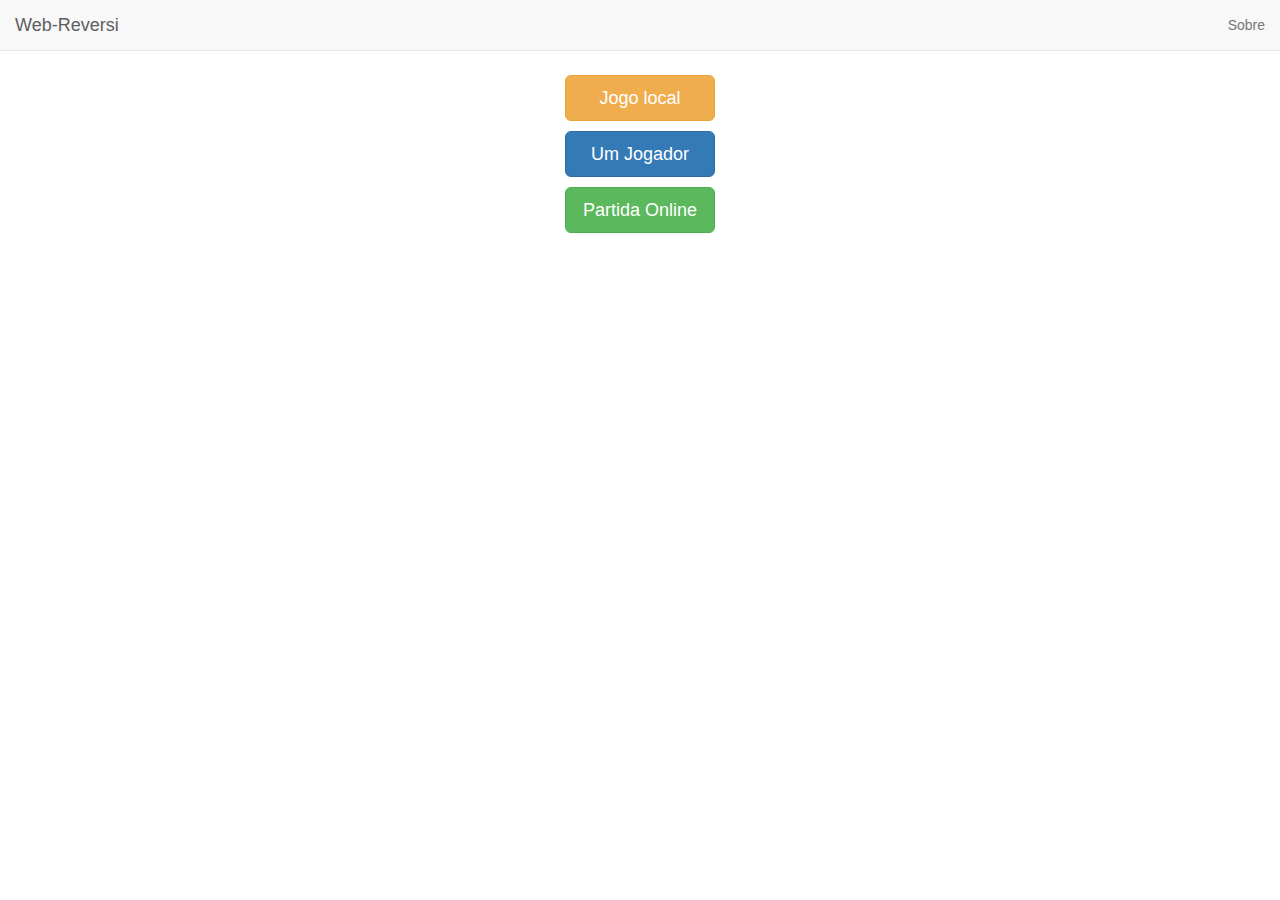
<file: index.html>
<HTML>

<head>
    <title>Web Reversi</title>
    <link rel="manifest" href="manifest.json">

    <link rel="shortcut icon" href="images/favicon.ico" />

    <link rel="stylesheet" type="text/css" href="bower_components/sweetalert/dist/sweetalert.css">
    <link rel="stylesheet" href="bower_components/bootstrap/dist/css/bootstrap.min.css" />
    <link rel="stylesheet" type="text/css" href="css/home.css">

    <script src="bower_components/jquery/dist/jquery.min.js"></script>
    <script src="bower_components/bootstrap/dist/js/bootstrap.min.js"></script>
    <script src="bower_components/sweetalert/dist/sweetalert.min.js"></script>

    <meta name="viewport" content="width=device-width, initial-scale=1.0, user-scalable=0">
    <meta charset="utf-8">
</head>

<body style="padding-top: 70px;">

<!-- Nav -->
<nav class="navbar navbar-default navbar-fixed-top">
    <div class="container-fluid">
        <div class="navbar-header">
            <button type="button" class="navbar-toggle collapsed" data-toggle="collapse" data-target="#bs-example-navbar-collapse-1" aria-expanded="false">
                <span class="sr-only">Toggle navigation</span>
                <span class="icon-bar"></span>
                <span class="icon-bar"></span>
                <span class="icon-bar"></span>
            </button>
            <a class="navbar-brand" href="/">
                Web-Reversi
            </a>
        </div>
        <div class="collapse navbar-collapse" id="bs-example-navbar-collapse-1">
            <ul class="nav navbar-nav navbar-right">
                <li><a href="#">Sobre</a></li>
            </ul>
        </div>
    </div>
</nav>

<div class="container-fluid game-menu">
    <div class="row">
        <div class="col-xs-12 col-md-12 cel">
            <button id="bt-local-player" class="btn btn-warning btn-lg">Jogo local</button>
        </div>
        <div class="col-xs-12 col-md-12 cel">
            <button id="bt-single-player" class="btn btn-primary btn-lg">Um Jogador</button>
        </div>
        <div class="col-xs-12 col-md-12 cel">
            <button id="bt-multi-player" class="btn btn-success btn-lg">Partida Online</button>
        </div>
    </div>
</div>

</body>

<script src="js/home.js"></script>

</HTML>
</file>
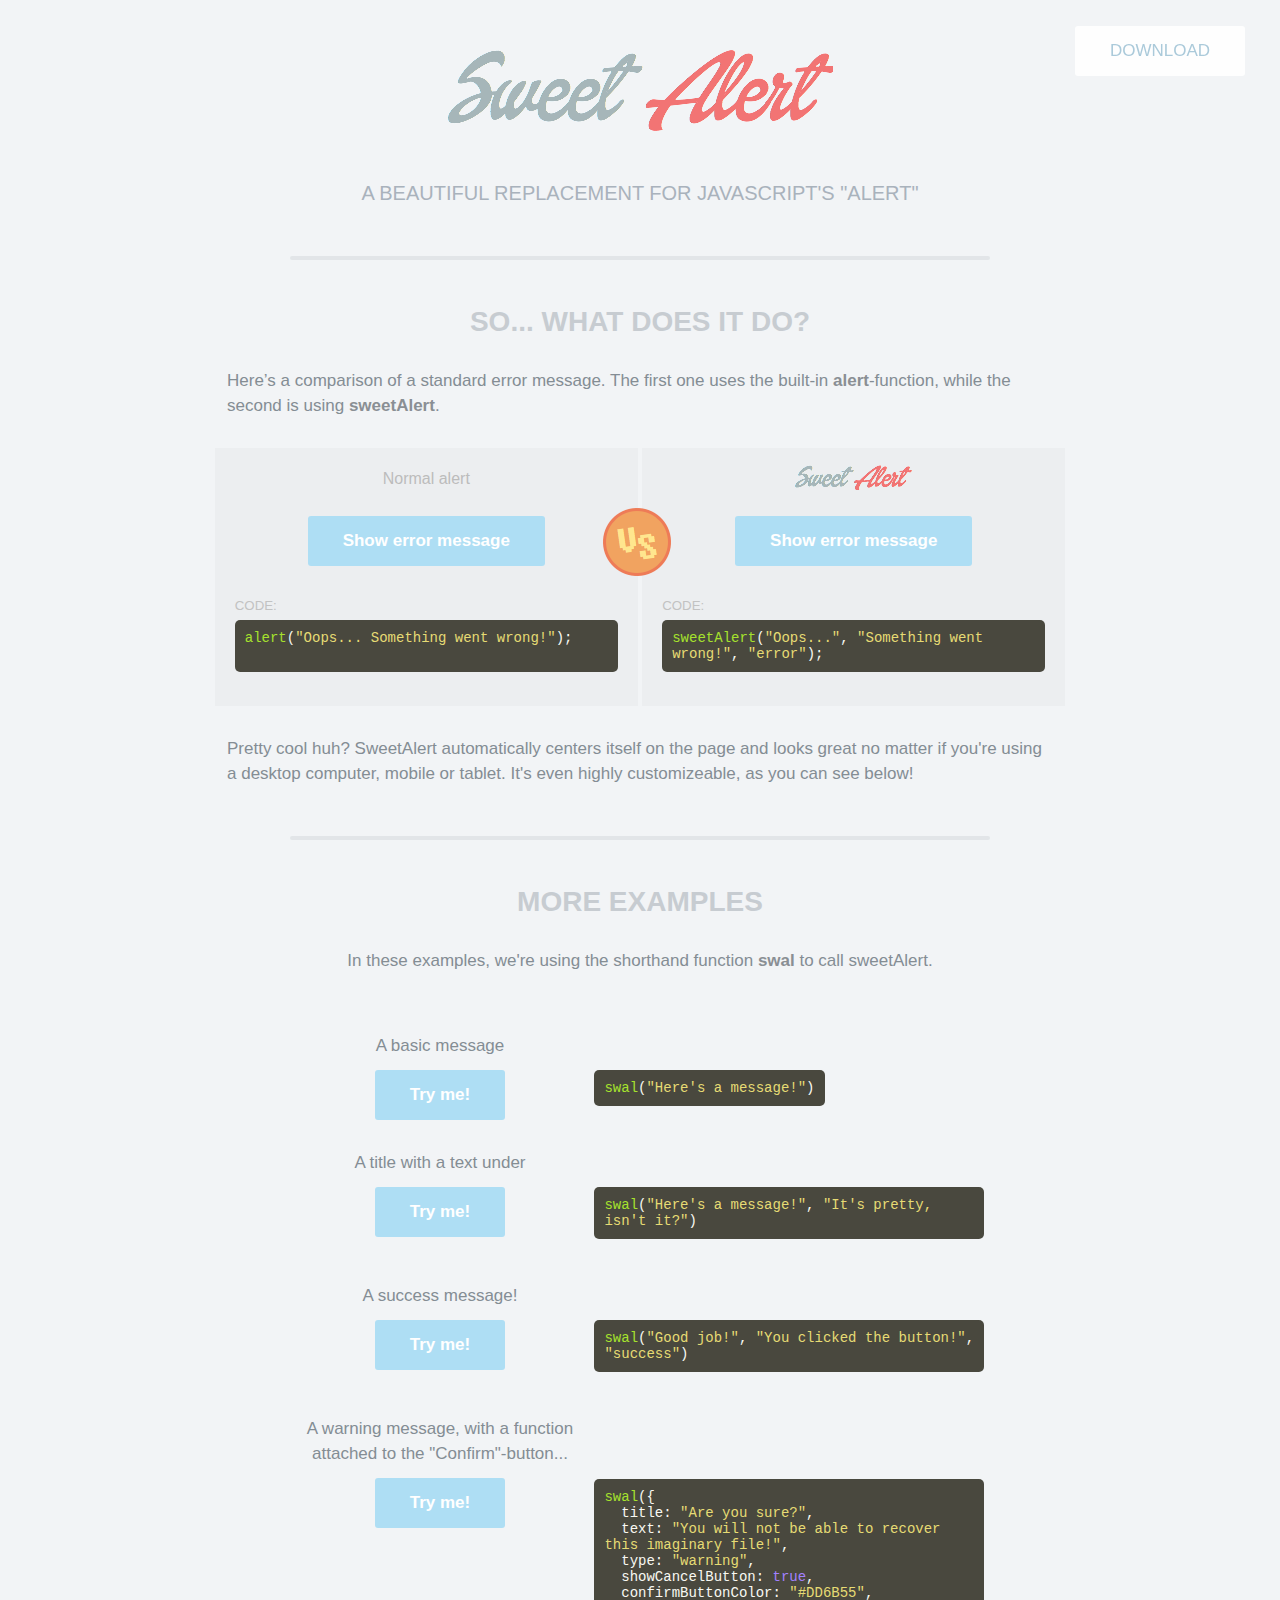
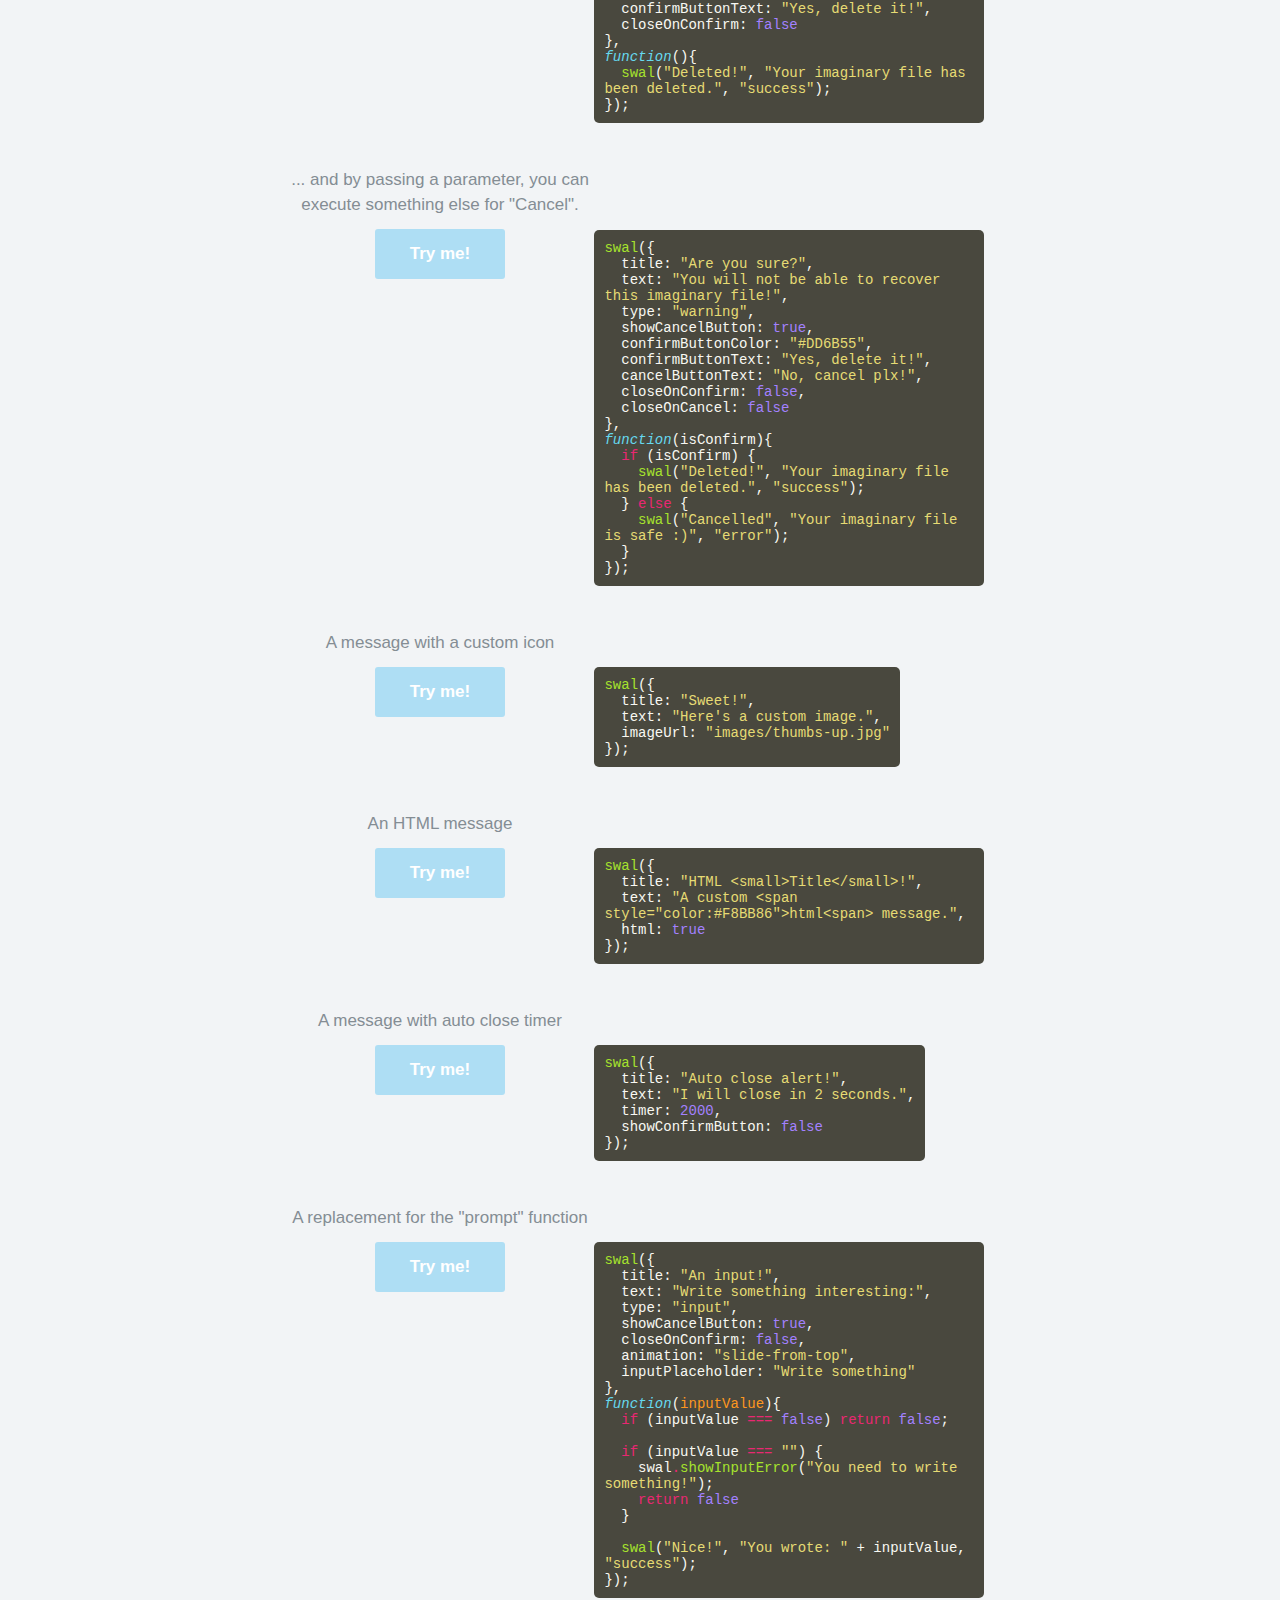
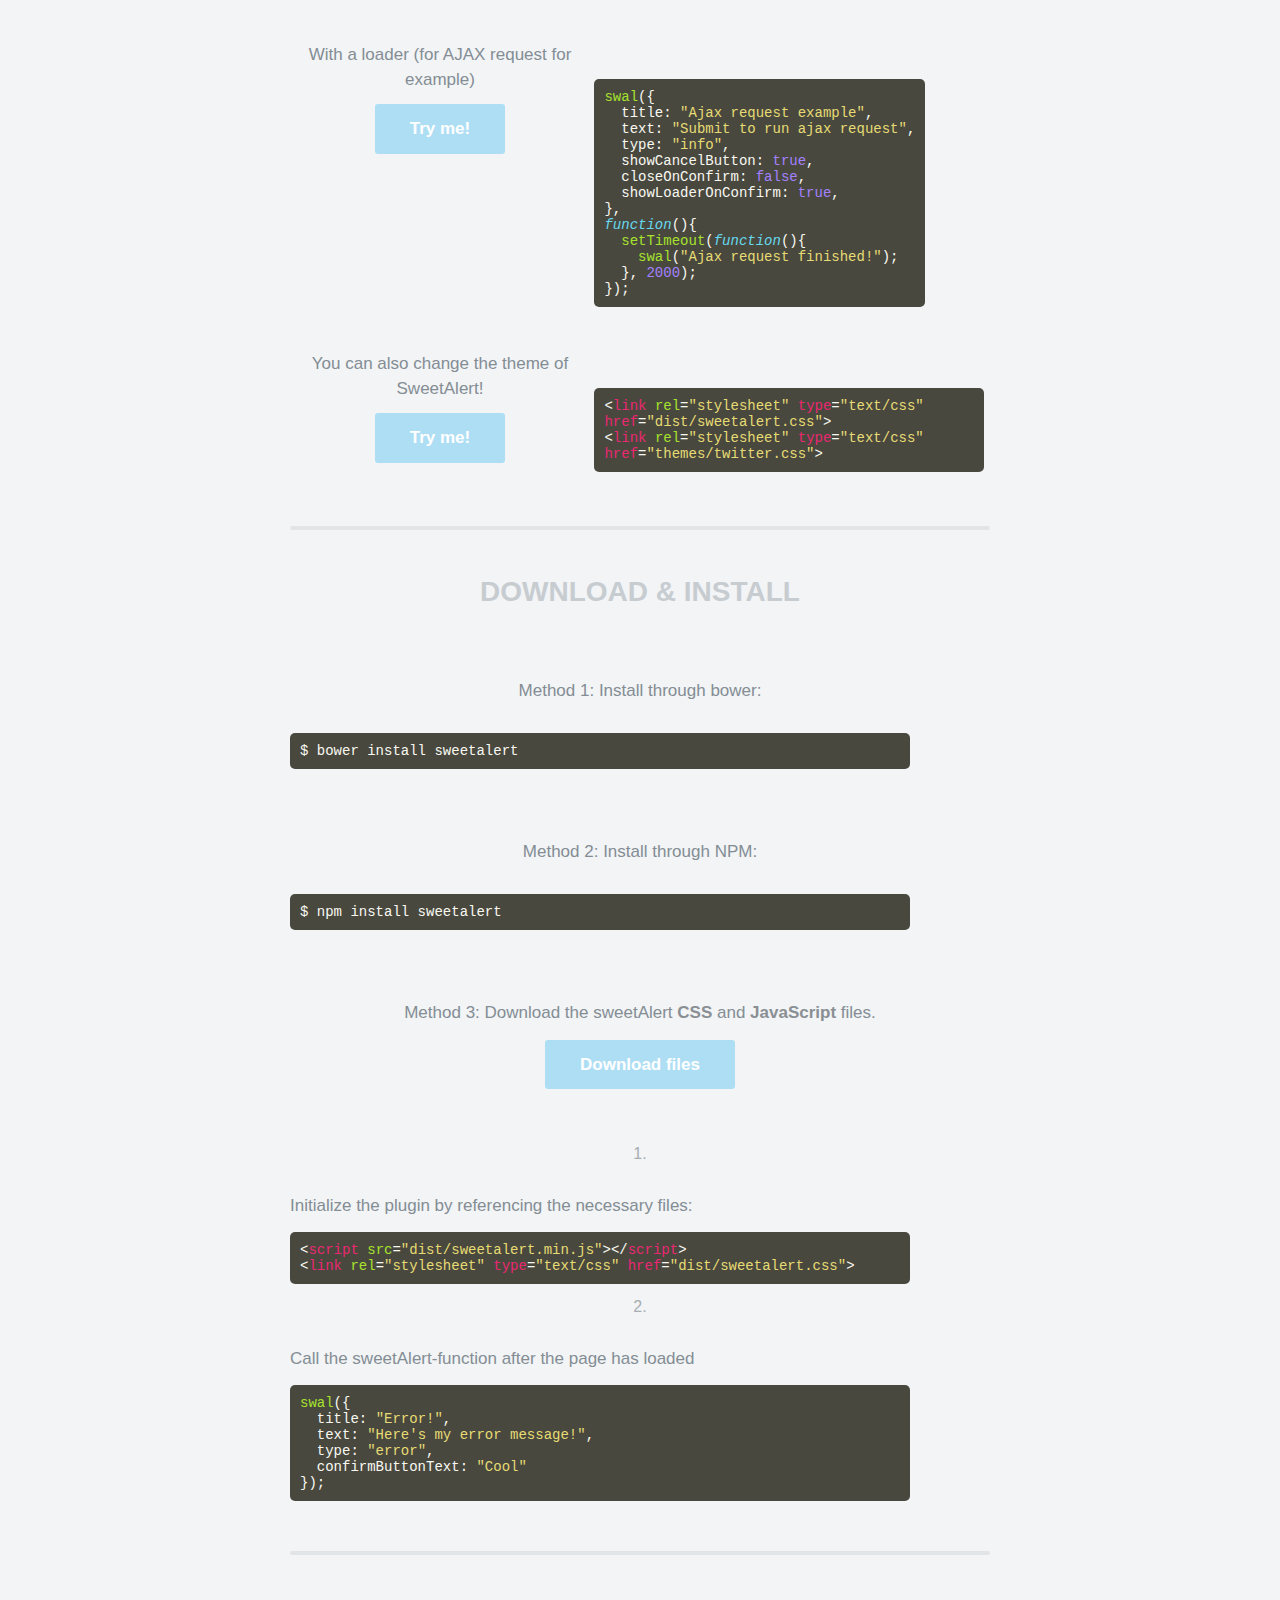
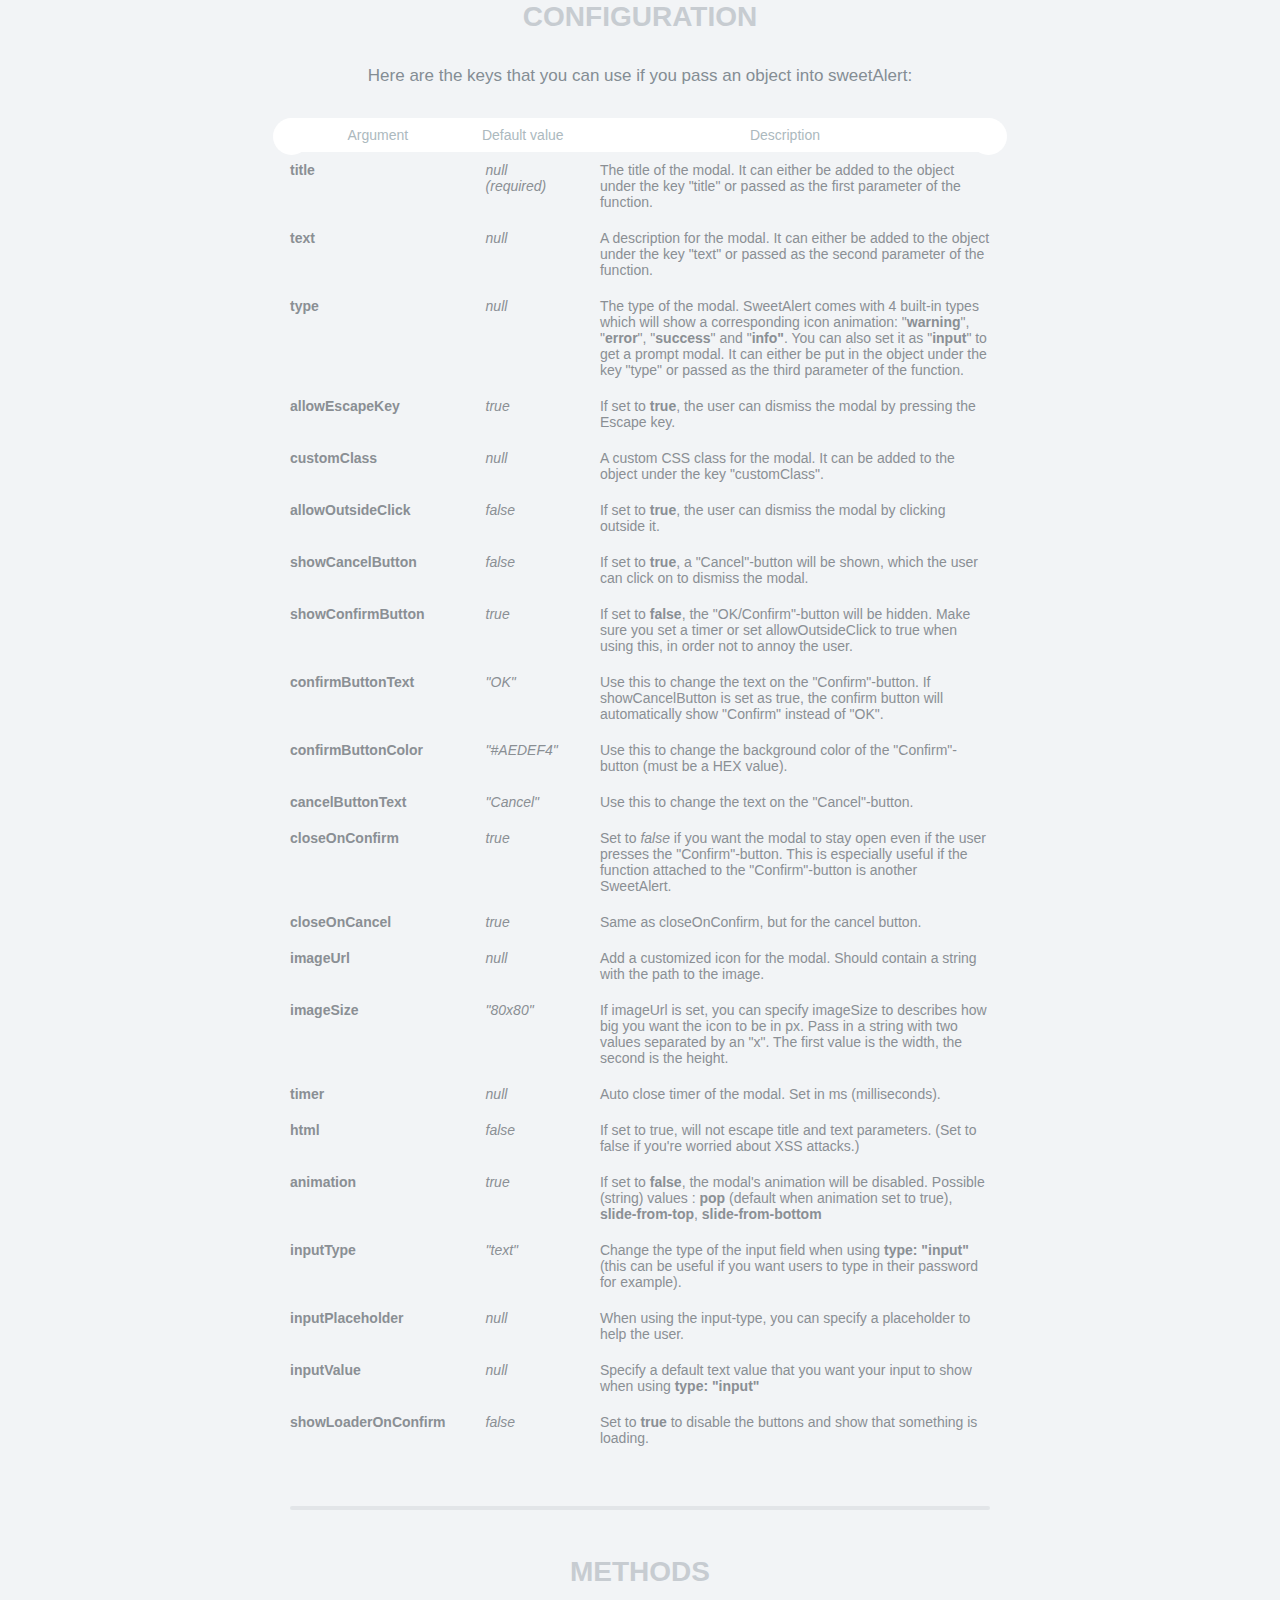
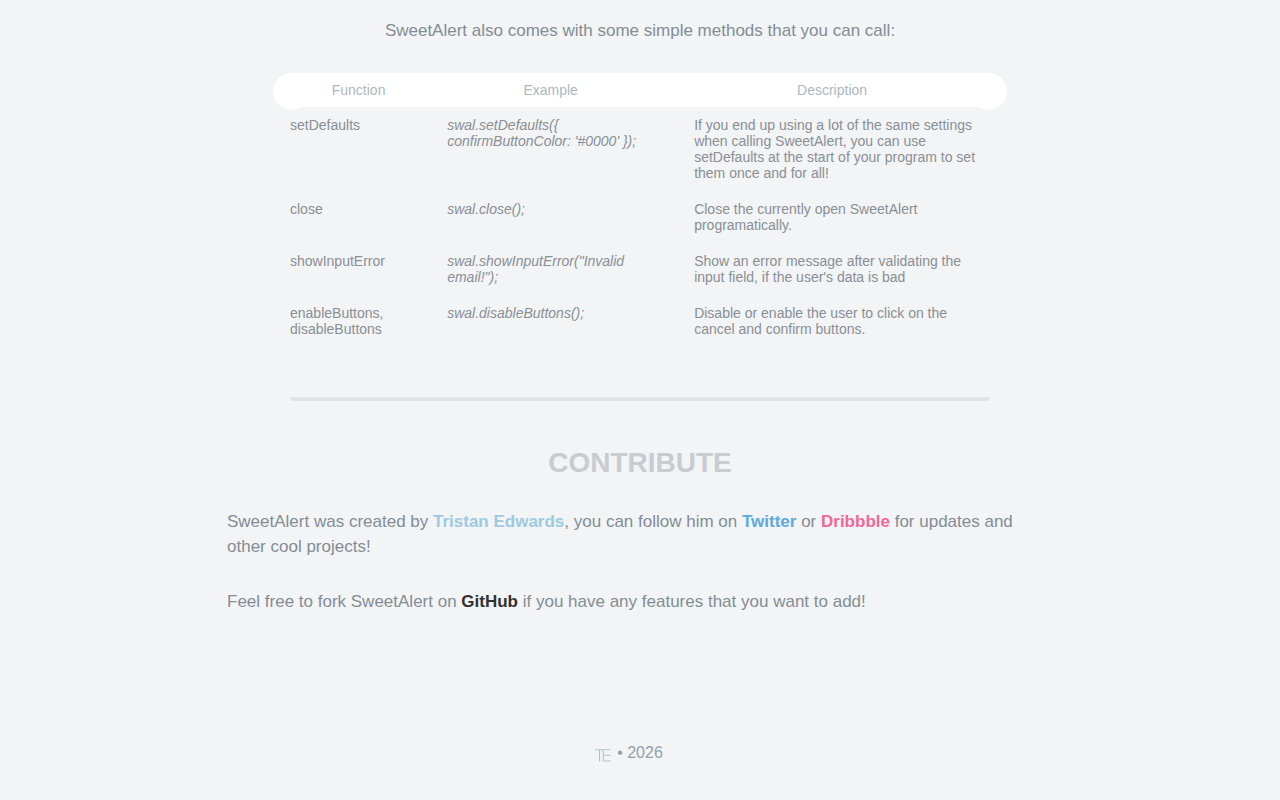
<file: bower_components/sweetalert/index.html>
<!doctype html>

<html>

<head>
  <meta charset="utf-8">
  <meta name="viewport" content="width=device-width, initial-scale=1, maximum-scale=1, user-scalable=0" />
  <title>SweetAlert</title>

  <link rel="stylesheet" href="example/example.css">
  <script src="https://code.jquery.com/jquery-2.1.3.min.js"></script>

  <!-- This is what you need -->
  <script src="dist/sweetalert-dev.js"></script>
  <link rel="stylesheet" href="dist/sweetalert.css">
  <!--.......................-->

</head>

<body>

<h1>Sweet Alert</h1>
<h2>A beautiful replacement for JavaScript's "Alert"</h2>
<button class="download">Download</button>

<!-- What does it do? -->
<h3>So... What does it do?</h3>
<p>Here’s a comparison of a standard error message. The first one uses the built-in <strong>alert</strong>-function, while the second is using <strong>sweetAlert</strong>.</p>

<div class="showcase normal">
	<h4>Normal alert</h4>
	<button>Show error message</button>

	<h5>Code:</h5>
	<pre><span class="attr">alert</span>(<span class="str">"Oops... Something went wrong!"</span>);

	</pre>

	<div class="vs-icon"></div>
</div>

<div class="showcase sweet">
	<h4>Sweet Alert</h4>
	<button>Show error message</button>

	<h5>Code:</h5>
	<pre><span class="attr">sweetAlert</span>(<span class="str">"Oops..."</span>, <span class="str">"Something went wrong!"</span>, <span class="str">"error"</span>);</pre>
</div>

<p>Pretty cool huh? SweetAlert automatically centers itself on the page and looks great no matter if you're using a desktop computer, mobile or tablet. It's even highly customizeable, as you can see below!</p>


<!-- Examples -->
<h3>More examples</h3>

<p class="center">In these examples, we're using the shorthand function <strong>swal</strong> to call sweetAlert.</p>

<ul class="examples">

	<li class="message">
		<div class="ui">
			<p>A basic message</p>
			<button>Try me!</button>
		</div>
		<pre><span class="attr">swal</span>(<span class="str">"Here's a message!"</span>)</pre>
	</li>

	<li class="title-text">
		<div class="ui">
			<p>A title with a text under</p>
			<button>Try me!</button>
		</div>
		<pre><span class="attr">swal</span>(<span class="str">"Here's a message!"</span>, <span class="str">"It's pretty, isn't it?"</span>)</pre>
	</li>

	<li class="success">
		<div class="ui">
			<p>A success message!</p>
			<button>Try me!</button>
		</div>
		<pre><span class="attr">swal</span>(<span class="str">"Good job!"</span>, <span class="str">"You clicked the button!"</span>, <span class="str">"success"</span>)</pre>
	</li>

	<li class="warning confirm">
		<div class="ui">
			<p>A warning message, with a function attached to the "Confirm"-button...</p>
			<button>Try me!</button>
		</div>
		<pre><span class="attr">swal</span>({
&nbsp;&nbsp;title: <span class="str">"Are you sure?"</span>,
&nbsp;&nbsp;text: <span class="str">"You will not be able to recover this imaginary file!"</span>,
&nbsp;&nbsp;type: <span class="str">"warning"</span>,
&nbsp;&nbsp;showCancelButton: <span class="val">true</span>,
&nbsp;&nbsp;confirmButtonColor: <span class="str">"#DD6B55"</span>,
&nbsp;&nbsp;confirmButtonText: <span class="str">"Yes, delete it!"</span>,
&nbsp;&nbsp;closeOnConfirm: <span class="val">false</span>
},
<span class="func"><i>function</i></span>(){
&nbsp;&nbsp;<span class="attr">swal</span>(<span class="str">"Deleted!"</span>, <span class="str">"Your imaginary file has been deleted."</span>, <span class="str">"success"</span>);
});</pre>
	</li>

	<li class="warning cancel">
		<div class="ui">
			<p>... and by passing a parameter, you can execute something else for "Cancel".</p>
			<button>Try me!</button>
		</div>
		<pre><span class="attr">swal</span>({
&nbsp;&nbsp;title: <span class="str">"Are you sure?"</span>,
&nbsp;&nbsp;text: <span class="str">"You will not be able to recover this imaginary file!"</span>,
&nbsp;&nbsp;type: <span class="str">"warning"</span>,
&nbsp;&nbsp;showCancelButton: <span class="val">true</span>,
&nbsp;&nbsp;confirmButtonColor: <span class="str">"#DD6B55"</span>,
&nbsp;&nbsp;confirmButtonText: <span class="str">"Yes, delete it!"</span>,
&nbsp;&nbsp;cancelButtonText: <span class="str">"No, cancel plx!"</span>,
&nbsp;&nbsp;closeOnConfirm: <span class="val">false</span>,
&nbsp;&nbsp;closeOnCancel: <span class="val">false</span>
},
<span class="func"><i>function</i></span>(isConfirm){
&nbsp;&nbsp;<span class="tag">if</span> (isConfirm) {
&nbsp;&nbsp;&nbsp;&nbsp;<span class="attr">swal</span>(<span class="str">"Deleted!"</span>, <span class="str">"Your imaginary file has been deleted."</span>, <span class="str">"success"</span>);
&nbsp;&nbsp;} <span class="tag">else</span> {
	&nbsp;&nbsp;&nbsp;&nbsp;<span class="attr">swal</span>(<span class="str">"Cancelled"</span>, <span class="str">"Your imaginary file is safe :)"</span>, <span class="str">"error"</span>);
&nbsp;&nbsp;}
});</pre>
	</li>

	<li class="custom-icon">
		<div class="ui">
			<p>A message with a custom icon</p>
			<button>Try me!</button>
		</div>
		<pre><span class="attr">swal</span>({
&nbsp;&nbsp;title: <span class="str">"Sweet!"</span>,
&nbsp;&nbsp;text: <span class="str">"Here's a custom image."</span>,
&nbsp;&nbsp;imageUrl: <span class="str">"images/thumbs-up.jpg"</span>
});</pre>
	</li>

	<li class="message-html">
		<div class="ui">
			<p>An HTML message</p>
			<button>Try me!</button>
		</div>
		<pre><span class="attr">swal</span>({
&nbsp;&nbsp;title: <span class="str">"HTML &lt;small&gt;Title&lt;/small&gt;!"</span>,
&nbsp;&nbsp;text: <span class="str">"A custom &lt;span style="color:#F8BB86"&gt;html&lt;span&gt; message."</span>,
&nbsp;&nbsp;html: <span class="val">true</span>
});</pre>
	</li>

	<li class="timer">
		<div class="ui">
			<p>A message with auto close timer</p>
			<button>Try me!</button>
		</div>
		<pre><span class="attr">swal</span>({
&nbsp;&nbsp;title: <span class="str">"Auto close alert!"</span>,
&nbsp;&nbsp;text: <span class="str">"I will close in 2 seconds."</span>,
&nbsp;&nbsp;timer: <span class="val">2000</span>,
&nbsp;&nbsp;showConfirmButton: <span class="val">false</span>
});</pre>
	</li>


	<li class="input">
		<div class="ui">
			<p>A replacement for the "prompt" function</p>
			<button>Try me!</button>
		</div>
		<pre><span class="attr">swal</span>({
&nbsp;&nbsp;title: <span class="str">"An input!"</span>,
&nbsp;&nbsp;text: <span class="str">"Write something interesting:"</span>,
&nbsp;&nbsp;type: <span class="str">"input"</span>,
&nbsp;&nbsp;showCancelButton: <span class="val">true</span>,
&nbsp;&nbsp;closeOnConfirm: <span class="val">false</span>,
&nbsp;&nbsp;animation: <span class="str">"slide-from-top"</span>,
&nbsp;&nbsp;inputPlaceholder: <span class="str">"Write something"</span>
},
<span class="func"><i>function</i></span>(<span class="arg">inputValue</span>){
&nbsp;&nbsp;<span class="tag">if</span> (inputValue <span class="tag">===</span> <span class="val">false</span>) <span class="tag">return</span> <span class="val">false</span>;
&nbsp;&nbsp;
&nbsp;&nbsp;<span class="tag">if</span> (inputValue <span class="tag">===</span> <span class="str">""</span>) {
&nbsp;&nbsp;&nbsp;&nbsp;swal<span class="tag">.</span><span class="attr">showInputError</span>(<span class="str">"You need to write something!"</span>);
&nbsp;&nbsp;&nbsp;&nbsp;<span class="tag">return</span> <span class="val">false</span>
&nbsp;&nbsp;}
&nbsp;&nbsp;
&nbsp;&nbsp;<span class="attr">swal</span>(<span class="str">"Nice!"</span>, <span class="str">"You wrote: "</span> + inputValue, <span class="str">"success"</span>);
});</pre>
	</li>

  <li class="ajax">
    <div class="ui">
			<p>With a loader (for AJAX request for example)</p>
			<button>Try me!</button>
		</div>
		<pre><span class="attr">swal</span>({
&nbsp;&nbsp;title: <span class="str">"Ajax request example"</span>,
&nbsp;&nbsp;text: <span class="str">"Submit to run ajax request"</span>,
&nbsp;&nbsp;type: <span class="str">"info"</span>,
&nbsp;&nbsp;showCancelButton: <span class="val">true</span>,
&nbsp;&nbsp;closeOnConfirm: <span class="val">false</span>,
&nbsp;&nbsp;showLoaderOnConfirm: <span class="val">true</span>,
},
<span class="func"><i>function</i></span>(){
&nbsp;&nbsp;<span class="attr">setTimeout</span>(<span class="func"><i>function</i></span>(){
&nbsp;&nbsp;&nbsp;&nbsp;<span class="attr">swal</span>(<span class="str">"Ajax request finished!"</span>);
&nbsp;&nbsp;}, <span class="val">2000</span>);
});</pre>
	</li>

	<li class="theme">
		<div class="ui">
			<p>You can also change the theme of SweetAlert!</p>
			<button>Try me!</button>
		</div>
		<pre>&lt;<span class="tag">link</span> <span class="attr">rel</span>=<span class="str">"stylesheet"</span> <span class="tag">type</span>=<span class="str">"text/css"</span> <span class="tag">href</span>=<span class="str">"dist/sweetalert.css"</span>&gt;
			&lt;<span class="tag">link</span> <span class="attr">rel</span>=<span class="str">"stylesheet"</span> <span class="tag">type</span>=<span class="str">"text/css"</span> <span class="tag">href</span>=<span class="str">"themes/twitter.css"</span>&gt;</pre>
	</li>

</ul>


<!-- Download & Install -->
<h3 id="download-section">Download & install</h3>

<div class="center-container">
	<p class="center"><b>Method 1:</b> Install through bower:</p>
	<pre class="center">$ bower install sweetalert</pre>
</div>

<div class="center-container">
	<p class="center"><b>Method 2:</b> Install through NPM:</p>
	<pre class="center">$ npm install sweetalert</pre>
</div>

<p class="center"><b>Method 3:</b> Download the sweetAlert <strong>CSS</strong> and <strong>JavaScript</strong> files.</p>

<a class="button" href="https://github.com/t4t5/sweetalert/archive/master.zip" download>Download files</a>

<ol>
	<li>
		<p>Initialize the plugin by referencing the necessary files:</p>
		<pre>&lt;<span class="tag">script</span> <span class="attr">src</span>=<span class="str">"dist/sweetalert.min.js"</span>&gt;&lt;/<span class="tag">script</span>&gt;
&lt;<span class="tag">link</span> <span class="attr">rel</span>=<span class="str">"stylesheet"</span> <span class="tag">type</span>=<span class="str">"text/css"</span> <span class="tag">href</span>=<span class="str">"dist/sweetalert.css"</span>&gt;</pre>
	</li>

	<li>
		<p>Call the sweetAlert-function after the page has loaded</p>
		<pre><span class="attr">swal</span>({
&nbsp;&nbsp;title: <span class="str">"Error!"</span>,
&nbsp;&nbsp;text: <span class="str">"Here's my error message!"</span>,
&nbsp;&nbsp;type: <span class="str">"error"</span>,
&nbsp;&nbsp;confirmButtonText: <span class="str">"Cool"</span>
});
</pre>
	</li>
</ol>



<!-- Configuration -->
<h3>Configuration</h3>

<p class="center">Here are the keys that you can use if you pass an object into sweetAlert:</p>

<table>
	<tr class="titles">
		<th>
			<div class="border-left"></div>
			Argument
		</th>
		<th>Default value</th>
		<th>
			<div class="border-right"></div>
			Description
		</th>
	</tr>
	<tr>
		<td><b>title</b></td>
		<td><i>null (required)</i></td>
		<td>The title of the modal. It can either be added to the object under the key "title" or passed as the first parameter of the function.</td>
	</tr>
	<tr>
		<td><b>text</b></td>
		<td><i>null</i></td>
		<td>A description for the modal. It can either be added to the object under the key "text" or passed as the second parameter of the function.</td>
	</tr>
	<tr>
		<td><b>type</b></td>
		<td><i>null</i></td>
		<td>The type of the modal. SweetAlert comes with 4 built-in types which will show a corresponding icon animation: "<strong>warning</strong>", "<strong>error</strong>", "<strong>success</strong>" and "<strong>info"</strong>. You can also set it as "<strong>input</strong>" to get a prompt modal. It can either be put in the object under the key "type" or passed as the third parameter of the function.</td>
	</tr>
    <tr>
      <td><b>allowEscapeKey</b></td>
      <td><i>true</i></td>
      <td>If set to <strong>true</strong>, the user can dismiss the modal by pressing the Escape key.</td>
    </tr>
	<tr>
		<td><b>customClass</b></td>
		<td><i>null</i></td>
		<td>A custom CSS class for the modal. It can be added to the object under the key "customClass".</td>
	</tr>
	<tr>
		<td><b>allowOutsideClick</b></td>
		<td><i>false</i></td>
		<td>If set to <strong>true</strong>, the user can dismiss the modal by clicking outside it.</td>
	</tr>
	<tr>
		<td><b>showCancelButton</b></td>
		<td><i>false</i></td>
		<td>If set to <strong>true</strong>, a "Cancel"-button will be shown, which the user can click on to dismiss the modal.</td>
	</tr>
	<tr>
		<td><b>showConfirmButton</b></td>
		<td><i>true</i></td>
		<td>If set to <strong>false</strong>, the "OK/Confirm"-button will be hidden. Make sure you set a timer or set allowOutsideClick to true when using this, in order not to annoy the user.</td>
	</tr>
	<tr>
		<td><b>confirmButtonText</b></td>
		<td><i>"OK"</i></td>
		<td>Use this to change the text on the "Confirm"-button. If showCancelButton is set as true, the confirm button will automatically show "Confirm" instead of "OK".</td>
	</tr>
	<tr>
		<td><b>confirmButtonColor</b></td>
		<td><i>"#AEDEF4"</i></td>
		<td>Use this to change the background color of the "Confirm"-button (must be a HEX value).</td>
	</tr>
	<tr>
		<td><b>cancelButtonText</b></td>
		<td><i>"Cancel"</i></td>
		<td>Use this to change the text on the "Cancel"-button.</td>
	</tr>
	<tr>
		<td><b>closeOnConfirm</b></td>
		<td><i>true</i></td>
		<td>Set to <i>false</i> if you want the modal to stay open even if the user presses the "Confirm"-button. This is especially useful if the function attached to the "Confirm"-button is another SweetAlert.</td>
	</tr>
	<tr>
		<td><b>closeOnCancel</b></td>
		<td><i>true</i></td>
		<td>Same as closeOnConfirm, but for the cancel button.</td>
	</tr>
	<tr>
		<td><b>imageUrl</b></td>
		<td><i>null</i></td>
		<td>Add a customized icon for the modal. Should contain a string with the path to the image.</td>
	</tr>
	<tr>
		<td><b>imageSize</b></td>
		<td><i>"80x80"</i></td>
		<td>If imageUrl is set, you can specify imageSize to describes how big you want the icon to be in px. Pass in a string with two values separated by an "x". The first value is the width, the second is the height.</td>
	</tr>
	<tr>
		<td><b>timer</b></td>
		<td><i>null</i></td>
		<td>Auto close timer of the modal. Set in ms (milliseconds).</td>
	</tr>
	<tr>
		<td><b>html</b></td>
		<td><i>false</i></td>
		<td>If set to true, will not escape title and text parameters. (Set to false if you're worried about XSS attacks.)</td>
	</tr>
	<tr>
		<td><b>animation</b></td>
		<td><i>true</i></td>
		<td>If set to <strong>false</strong>, the modal's animation will be disabled. Possible (string) values : <strong>pop</strong> (default when animation set to true), <strong>slide-from-top</strong>, <strong>slide-from-bottom</strong></td>
	</tr>
	<tr>
		<td><b>inputType</b></td>
		<td><i>"text"</i></td>
		<td>Change the type of the input field when using <strong>type: "input"</strong> (this can be useful if you want users to type in their password for example).</td>
	</tr>
	<tr>
		<td><b>inputPlaceholder</b></td>
		<td><i>null</i></td>
		<td>When using the input-type, you can specify a placeholder to help the user.</td>
	</tr>
	<tr>
		<td><b>inputValue</b></td>
		<td><i>null</i></td>
		<td>Specify a default text value that you want your input to show when using <strong>type: "input"</strong></td>
	</tr>
	<tr>
		<td><b>showLoaderOnConfirm</b></td>
		<td><i>false</i></td>
    <td>Set to <strong>true</strong> to disable the buttons and show that something is loading.</td>
	</tr>
</table>


<!-- Methods -->
<h3>Methods</h3>

<p class="center">SweetAlert also comes with some simple methods that you can call:</p>

<table>
	<tr class="titles">
		<th>
			<div class="border-left"></div>
			Function
		</th>
		<th>Example</th>
		<th>
			<div class="border-right"></div>
			Description
		</th>
	</tr>
	<tr>
		<td>setDefaults</td>
		<td><i>swal.setDefaults({ confirmButtonColor: '#0000' });</i></td>
		<td>If you end up using a lot of the same settings when calling SweetAlert, you can use setDefaults at the start of your program to set them once and for all!</td>
	</tr>
	<tr>
		<td>close</td>
		<td><i>swal.close();</i></td>
		<td>Close the currently open SweetAlert programatically.</td>
	</tr>
	<tr>
		<td>showInputError</td>
		<td><i>swal.showInputError("Invalid email!");</i></td>
		<td>Show an error message after validating the input field, if the user's data is bad</td>
	</tr>
	<tr>
		<td>enableButtons, disableButtons</td>
		<td><i>swal.disableButtons();</i></td>
		<td>Disable or enable the user to click on the cancel and confirm buttons.</td>
	</tr>
</table>



<!-- Contribute -->
<h3>Contribute</h3>
<p>SweetAlert was created by <a href="http://tristanedwards.me" target="_blank">Tristan Edwards</a>, you can follow him on <a href="https://twitter.com/t4t5" target="_blank" class="twitter">Twitter</a> or <a href="https://dribbble.com/tristanedwards" target="_blank" class="dribbble">Dribbble</a> for updates and other cool projects!</p>
<p>Feel free to fork SweetAlert on <a href="https://github.com/t4t5/sweetalert" class="github">GitHub</a> if you have any features that you want to add!</p>


<footer>
	<span class="te-logo">TE</span> • <script>document.write(new Date().getFullYear())</script>
</footer>


<script>

document.querySelector('button.download').onclick = function(){
	$("html, body").animate({ scrollTop: $("#download-section").offset().top }, 1000);
};

document.querySelector('.showcase.normal button').onclick = function(){
	alert("Oops... Something went wrong!");
};

document.querySelector('.showcase.sweet button').onclick = function(){
	swal("Oops...", "Something went wrong!", "error");
};

document.querySelector('ul.examples li.message button').onclick = function(){
	swal("Here's a message!");
};

document.querySelector('ul.examples li.timer button').onclick = function(){
	swal({
		title: "Auto close alert!",
		text: "I will close in 2 seconds.",
		timer: 2000,
		showConfirmButton: false
	});
};

document.querySelector('ul.examples li.title-text button').onclick = function(){
	swal("Here's a message!", "It's pretty, isn't it?");
};

document.querySelector('ul.examples li.success button').onclick = function(){
	swal("Good job!", "You clicked the button!", "success");
};

document.querySelector('ul.examples li.warning.confirm button').onclick = function(){
	swal({
		title: "Are you sure?",
		text: "You will not be able to recover this imaginary file!",
		type: "warning",
		showCancelButton: true,
		confirmButtonColor: '#DD6B55',
		confirmButtonText: 'Yes, delete it!',
		closeOnConfirm: false
	},
	function(){
		swal("Deleted!", "Your imaginary file has been deleted!", "success");
	});
};

document.querySelector('ul.examples li.warning.cancel button').onclick = function(){
	swal({
		title: "Are you sure?",
		text: "You will not be able to recover this imaginary file!",
		type: "warning",
		showCancelButton: true,
		confirmButtonColor: '#DD6B55',
		confirmButtonText: 'Yes, delete it!',
		cancelButtonText: "No, cancel plx!",
		closeOnConfirm: false,
		closeOnCancel: false
	},
	function(isConfirm){
    if (isConfirm){
      swal("Deleted!", "Your imaginary file has been deleted!", "success");
    } else {
      swal("Cancelled", "Your imaginary file is safe :)", "error");
    }
	});
};

document.querySelector('ul.examples li.custom-icon button').onclick = function(){
	swal({
		title: "Sweet!",
		text: "Here's a custom image.",
		imageUrl: 'example/images/thumbs-up.jpg'
	});
};

document.querySelector('ul.examples li.message-html button').onclick = function(){
	swal({
		title: "HTML <small>Title</small>!",
		text: 'A custom <span style="color:#F8BB86">html<span> message.',
		html: true
	});
};

document.querySelector('ul.examples li.input button').onclick = function(){
	swal({
		title: "An input!",
		text: 'Write something interesting:',
		type: 'input',
		showCancelButton: true,
		closeOnConfirm: false,
		animation: "slide-from-top",
		inputPlaceholder: "Write something",
	},
	function(inputValue){
		if (inputValue === false) return false;

		if (inputValue === "") {
			swal.showInputError("You need to write something!");
			return false;
		}
    
		swal("Nice!", 'You wrote: ' + inputValue, "success");

	});
};

document.querySelector('ul.examples li.theme button').onclick = function() {
	swal({
		title: "Themes!",
		text: "Here's the Twitter theme for SweetAlert!",
		confirmButtonText: "Cool!",
		customClass: 'twitter'
	});
};

document.querySelector('ul.examples li.ajax button').onclick = function() {
  swal({
    title: 'Ajax request example',
    text: 'Submit to run ajax request',
    type: 'info',
    showCancelButton: true,
    closeOnConfirm: false,
    showLoaderOnConfirm: true,
  }, function(){
    setTimeout(function() {
      swal('Ajax request finished!');
    }, 2000);
  });
};

</script>



</body>

</html>
</file>
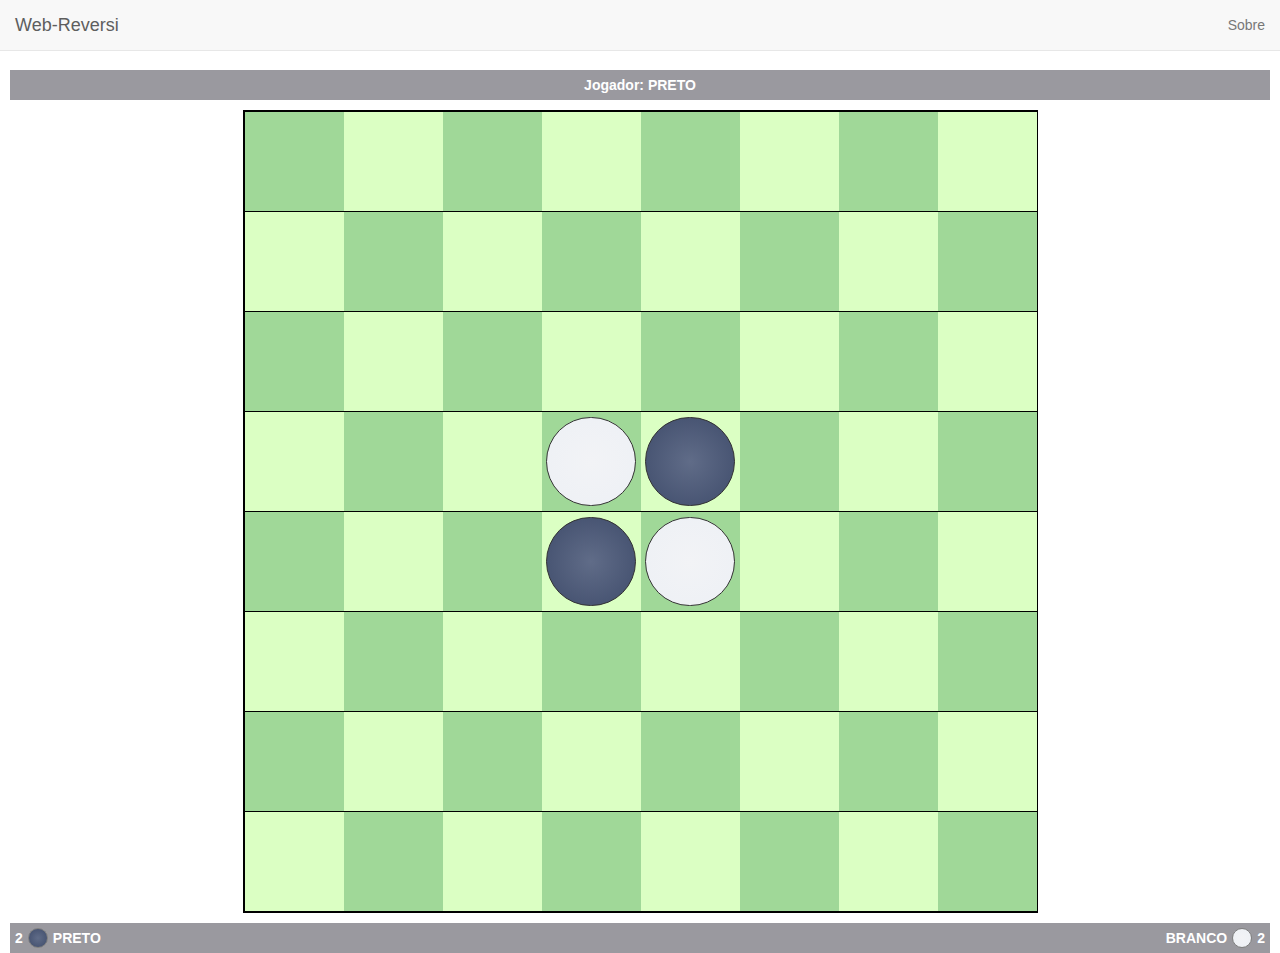
<file: pages/tabuleiro-sp.html>
<HTML>

<head>
    <title>Web Reversi</title>
    <link rel="stylesheet" type="text/css" href="../bower_components/sweetalert/dist/sweetalert.css">
    <link rel="stylesheet" href="../bower_components/bootstrap/dist/css/bootstrap.min.css" />
    <link rel="stylesheet" type="text/css" href="../css/estilo.css">

    <script src="../bower_components/jquery/dist/jquery.min.js"></script>
    <script src="../bower_components/bootstrap/dist/js/bootstrap.min.js"></script>
    <script src="../bower_components/sweetalert/dist/sweetalert.min.js"></script>
    <script src="../js/reversi-ia.js"></script>

    <meta name="viewport" content="width=device-width, initial-scale=1.0, user-scalable=0">
    <meta charset="utf-8">
</head>

<body style="padding-top: 60px;">

<!-- Nav -->
<nav class="navbar navbar-default navbar-fixed-top">
    <div class="container-fluid">
        <div class="navbar-header">
            <button type="button" class="navbar-toggle collapsed" data-toggle="collapse" data-target="#bs-example-navbar-collapse-1" aria-expanded="false">
                <span class="sr-only">Toggle navigation</span>
                <span class="icon-bar"></span>
                <span class="icon-bar"></span>
                <span class="icon-bar"></span>
            </button>
            <a class="navbar-brand" href="/">
                Web-Reversi
            </a>
        </div>
        <div class="collapse navbar-collapse" id="bs-example-navbar-collapse-1">
            <ul class="nav navbar-nav navbar-right">
                <li><a href="#">Sobre</a></li>
            </ul>
        </div>
    </div>
</nav>

<div class="container-fluid conteudo">
    <div class="row">
        <div class="col-xs-12">
            <div id="player">Jogador: PRETO</div>
        </div>

        <div class="col-xs-12">
            <table class="tabuleiro">
                <tr>
                    <td id="1_1"><div data-x="1" data-y="1" class="casa"></div></td>
                    <td id="1_2"><div data-x="1" data-y="2" class="casa"></div></td>
                    <td id="1_3"><div data-x="1" data-y="3" class="casa"></div></td>
                    <td id="1_4"><div data-x="1" data-y="4" class="casa"></div></td>
                    <td id="1_5"><div data-x="1" data-y="5" class="casa"></div></td>
                    <td id="1_6"><div data-x="1" data-y="6" class="casa"></div></td>
                    <td id="1_7"><div data-x="1" data-y="7" class="casa"></div></td>
                    <td id="1_8"><div data-x="1" data-y="8" class="casa"></div></td>
                </tr>
                <tr>
                    <td id="2_1"><div data-x="2" data-y="1" class="casa"></div></td>
                    <td id="2_2"><div data-x="2" data-y="2" class="casa"></div></td>
                    <td id="2_3"><div data-x="2" data-y="3" class="casa"></div></td>
                    <td id="2_4"><div data-x="2" data-y="4" class="casa"></div></td>
                    <td id="2_5"><div data-x="2" data-y="5" class="casa"></div></td>
                    <td id="2_6"><div data-x="2" data-y="6" class="casa"></div></td>
                    <td id="2_7"><div data-x="2" data-y="7" class="casa"></div></td>
                    <td id="2_8"><div data-x="2" data-y="8" class="casa"></div></td>
                </tr>
                <tr>
                    <td id="3_1"><div data-x="3" data-y="1" class="casa"></div></td>
                    <td id="3_2"><div data-x="3" data-y="2" class="casa"></div></td>
                    <td id="3_3"><div data-x="3" data-y="3" class="casa"></div></td>
                    <td id="3_4"><div data-x="3" data-y="4" class="casa"></div></td>
                    <td id="3_5"><div data-x="3" data-y="5" class="casa"></div></td>
                    <td id="3_6"><div data-x="3" data-y="6" class="casa"></div></td>
                    <td id="3_7"><div data-x="3" data-y="7" class="casa"></div></td>
                    <td id="3_8"><div data-x="3" data-y="8" class="casa"></div></td>
                </tr>
                <tr>
                    <td id="4_1"><div data-x="4" data-y="1" class="casa"></div></td>
                    <td id="4_2"><div data-x="4" data-y="2" class="casa"></div></td>
                    <td id="4_3"><div data-x="4" data-y="3" class="casa"></div></td>
                    <td id="4_4"><div data-x="4" data-y="4" class="casa"><div class="peca peca-2"></div></div></td>
                    <td id="4_5"><div data-x="4" data-y="5" class="casa"><div class="peca peca-1"></div></div></td>
                    <td id="4_6"><div data-x="4" data-y="6" class="casa"></div></td>
                    <td id="4_7"><div data-x="4" data-y="7" class="casa"></div></td>
                    <td id="4_8"><div data-x="4" data-y="8" class="casa"></div></td>
                </tr>
                <tr>
                    <td id="5_1"><div data-x="5" data-y="1" class="casa"></div></td>
                    <td id="5_2"><div data-x="5" data-y="2" class="casa"></div></td>
                    <td id="5_3"><div data-x="5" data-y="3" class="casa"></div></td>
                    <td id="5_4"><div data-x="5" data-y="4" class="casa"><div class="peca peca-1"></div></div></td>
                    <td id="5_5"><div data-x="5" data-y="5" class="casa"><div class="peca peca-2"></div></div></td>
                    <td id="5_6"><div data-x="5" data-y="6" class="casa"></div></td>
                    <td id="5_7"><div data-x="5" data-y="7" class="casa"></div></td>
                    <td id="5_8"><div data-x="5" data-y="8" class="casa"></div></td>
                </tr>
                <tr>
                    <td id="6_1"><div data-x="6" data-y="1" class="casa"></div></td>
                    <td id="6_2"><div data-x="6" data-y="2" class="casa"></div></td>
                    <td id="6_3"><div data-x="6" data-y="3" class="casa"></div></td>
                    <td id="6_4"><div data-x="6" data-y="4" class="casa"></div></td>
                    <td id="6_5"><div data-x="6" data-y="5" class="casa"></div></td>
                    <td id="6_6"><div data-x="6" data-y="6" class="casa"></div></td>
                    <td id="6_7"><div data-x="6" data-y="7" class="casa"></div></td>
                    <td id="6_8"><div data-x="6" data-y="8" class="casa"></div></td>
                </tr>
                <tr>
                    <td id="7_1"><div data-x="7" data-y="1" class="casa"></div></td>
                    <td id="7_2"><div data-x="7" data-y="2" class="casa"></div></td>
                    <td id="7_3"><div data-x="7" data-y="3" class="casa"></div></td>
                    <td id="7_4"><div data-x="7" data-y="4" class="casa"></div></td>
                    <td id="7_5"><div data-x="7" data-y="5" class="casa"></div></td>
                    <td id="7_6"><div data-x="7" data-y="6" class="casa"></div></td>
                    <td id="7_7"><div data-x="7" data-y="7" class="casa"></div></td>
                    <td id="7_8"><div data-x="7" data-y="8" class="casa"></div></td>
                </tr>
                <tr>
                    <td id="8_1"><div data-x="8" data-y="1" class="casa"></div></td>
                    <td id="8_2"><div data-x="8" data-y="2" class="casa"></div></td>
                    <td id="8_3"><div data-x="8" data-y="3" class="casa"></div></td>
                    <td id="8_4"><div data-x="8" data-y="4" class="casa"></div></td>
                    <td id="8_5"><div data-x="8" data-y="5" class="casa"></div></td>
                    <td id="8_6"><div data-x="8" data-y="6" class="casa"></div></td>
                    <td id="8_7"><div data-x="8" data-y="7" class="casa"></div></td>
                    <td id="8_8"><div data-x="8" data-y="8" class="casa"></div></td>
                </tr>
            </table>
        </div>

        <div class="col-xs-12">
            <div id="info-panel">
                <div id="player-1"><span class="pontos">2</span><div class="peca-panel peca-1"></div><span>PRETO</span></div>
                <div id="player-2"><span class="pontos">2</span><div class="peca-panel peca-2"></div><span>BRANCO</span></div>
            </div>
        </div>

    </div>
</div>
</body>

<script src="../js/reversi-sp.js"></script>
</file>
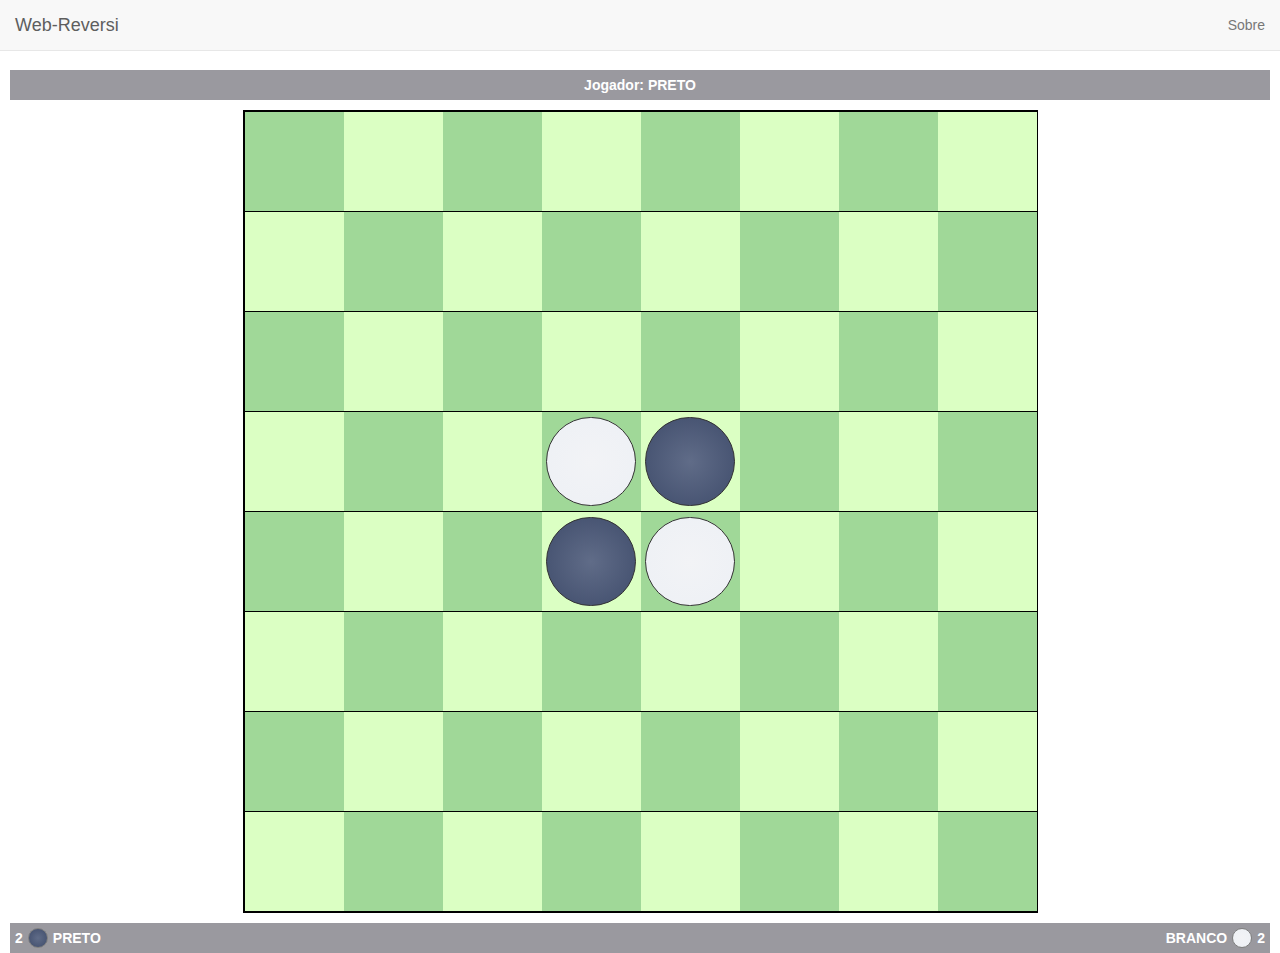
<file: pages/tabuleiro.html>
<HTML>

<head>
	<title>Web Reversi</title>

	<link rel="shortcut icon" href="../images/favicon.ico" />

	<link rel="stylesheet" type="text/css" href="../bower_components/sweetalert/dist/sweetalert.css">
	<link rel="stylesheet" href="../bower_components/bootstrap/dist/css/bootstrap.min.css" />
	<link rel="stylesheet" type="text/css" href="../css/estilo.css">

	<script src="../bower_components/jquery/dist/jquery.min.js"></script>
	<script src="../bower_components/bootstrap/dist/js/bootstrap.min.js"></script>
	<script src="../bower_components/sweetalert/dist/sweetalert.min.js"></script>
	<script src="../js/reversi-ia.js"></script>

	<meta name="viewport" content="width=device-width, initial-scale=1.0, user-scalable=0">
    <meta charset="utf-8">
</head>

<body style="padding-top: 60px;">

	<!-- Nav -->
	<nav class="navbar navbar-default navbar-fixed-top">
		<div class="container-fluid">
			<div class="navbar-header">
				<button type="button" class="navbar-toggle collapsed" data-toggle="collapse" data-target="#bs-example-navbar-collapse-1" aria-expanded="false">
					<span class="sr-only">Toggle navigation</span>
					<span class="icon-bar"></span>
					<span class="icon-bar"></span>
					<span class="icon-bar"></span>
				</button>
				<a class="navbar-brand" href="/">
					Web-Reversi
				</a>
			</div>
			<div class="collapse navbar-collapse" id="bs-example-navbar-collapse-1">
				<ul class="nav navbar-nav navbar-right">
					<li><a href="#">Sobre</a></li>
				</ul>
			</div>
		</div>
	</nav>

	<div class="container-fluid conteudo">
		<div class="row">
			<div class="col-xs-12">
				<div id="player">Jogador: PRETO</div>
			</div>

			<div class="col-xs-12">
				<table class="tabuleiro">
					<tr>
						<td id="1_1"><div data-x="1" data-y="1" class="casa"></div></td>
						<td id="1_2"><div data-x="1" data-y="2" class="casa"></div></td>
						<td id="1_3"><div data-x="1" data-y="3" class="casa"></div></td>
						<td id="1_4"><div data-x="1" data-y="4" class="casa"></div></td>
						<td id="1_5"><div data-x="1" data-y="5" class="casa"></div></td>
						<td id="1_6"><div data-x="1" data-y="6" class="casa"></div></td>
						<td id="1_7"><div data-x="1" data-y="7" class="casa"></div></td>
						<td id="1_8"><div data-x="1" data-y="8" class="casa"></div></td>
					</tr>
					<tr>
						<td id="2_1"><div data-x="2" data-y="1" class="casa"></div></td>
						<td id="2_2"><div data-x="2" data-y="2" class="casa"></div></td>
						<td id="2_3"><div data-x="2" data-y="3" class="casa"></div></td>
						<td id="2_4"><div data-x="2" data-y="4" class="casa"></div></td>
						<td id="2_5"><div data-x="2" data-y="5" class="casa"></div></td>
						<td id="2_6"><div data-x="2" data-y="6" class="casa"></div></td>
						<td id="2_7"><div data-x="2" data-y="7" class="casa"></div></td>
						<td id="2_8"><div data-x="2" data-y="8" class="casa"></div></td>
					</tr>
					<tr>
						<td id="3_1"><div data-x="3" data-y="1" class="casa"></div></td>
						<td id="3_2"><div data-x="3" data-y="2" class="casa"></div></td>
						<td id="3_3"><div data-x="3" data-y="3" class="casa"></div></td>
						<td id="3_4"><div data-x="3" data-y="4" class="casa"></div></td>
						<td id="3_5"><div data-x="3" data-y="5" class="casa"></div></td>
						<td id="3_6"><div data-x="3" data-y="6" class="casa"></div></td>
						<td id="3_7"><div data-x="3" data-y="7" class="casa"></div></td>
						<td id="3_8"><div data-x="3" data-y="8" class="casa"></div></td>
					</tr>
					<tr>
						<td id="4_1"><div data-x="4" data-y="1" class="casa"></div></td>
						<td id="4_2"><div data-x="4" data-y="2" class="casa"></div></td>
						<td id="4_3"><div data-x="4" data-y="3" class="casa"></div></td>
						<td id="4_4"><div data-x="4" data-y="4" class="casa"><div class="peca peca-2"></div></div></td>
						<td id="4_5"><div data-x="4" data-y="5" class="casa"><div class="peca peca-1"></div></div></td>
						<td id="4_6"><div data-x="4" data-y="6" class="casa"></div></td>
						<td id="4_7"><div data-x="4" data-y="7" class="casa"></div></td>
						<td id="4_8"><div data-x="4" data-y="8" class="casa"></div></td>
					</tr>
					<tr>
						<td id="5_1"><div data-x="5" data-y="1" class="casa"></div></td>
						<td id="5_2"><div data-x="5" data-y="2" class="casa"></div></td>
						<td id="5_3"><div data-x="5" data-y="3" class="casa"></div></td>
						<td id="5_4"><div data-x="5" data-y="4" class="casa"><div class="peca peca-1"></div></div></td>
						<td id="5_5"><div data-x="5" data-y="5" class="casa"><div class="peca peca-2"></div></div></td>
						<td id="5_6"><div data-x="5" data-y="6" class="casa"></div></td>
						<td id="5_7"><div data-x="5" data-y="7" class="casa"></div></td>
						<td id="5_8"><div data-x="5" data-y="8" class="casa"></div></td>
					</tr>
					<tr>
						<td id="6_1"><div data-x="6" data-y="1" class="casa"></div></td>
						<td id="6_2"><div data-x="6" data-y="2" class="casa"></div></td>
						<td id="6_3"><div data-x="6" data-y="3" class="casa"></div></td>
						<td id="6_4"><div data-x="6" data-y="4" class="casa"></div></td>
						<td id="6_5"><div data-x="6" data-y="5" class="casa"></div></td>
						<td id="6_6"><div data-x="6" data-y="6" class="casa"></div></td>
						<td id="6_7"><div data-x="6" data-y="7" class="casa"></div></td>
						<td id="6_8"><div data-x="6" data-y="8" class="casa"></div></td>
					</tr>
					<tr>
						<td id="7_1"><div data-x="7" data-y="1" class="casa"></div></td>
						<td id="7_2"><div data-x="7" data-y="2" class="casa"></div></td>
						<td id="7_3"><div data-x="7" data-y="3" class="casa"></div></td>
						<td id="7_4"><div data-x="7" data-y="4" class="casa"></div></td>
						<td id="7_5"><div data-x="7" data-y="5" class="casa"></div></td>
						<td id="7_6"><div data-x="7" data-y="6" class="casa"></div></td>
						<td id="7_7"><div data-x="7" data-y="7" class="casa"></div></td>
						<td id="7_8"><div data-x="7" data-y="8" class="casa"></div></td>
					</tr>
					<tr>
						<td id="8_1"><div data-x="8" data-y="1" class="casa"></div></td>
						<td id="8_2"><div data-x="8" data-y="2" class="casa"></div></td>
						<td id="8_3"><div data-x="8" data-y="3" class="casa"></div></td>
						<td id="8_4"><div data-x="8" data-y="4" class="casa"></div></td>
						<td id="8_5"><div data-x="8" data-y="5" class="casa"></div></td>
						<td id="8_6"><div data-x="8" data-y="6" class="casa"></div></td>
						<td id="8_7"><div data-x="8" data-y="7" class="casa"></div></td>
						<td id="8_8"><div data-x="8" data-y="8" class="casa"></div></td>
					</tr>
				</table>
			</div>

			<div class="col-xs-12">
				<div id="info-panel">
					<div id="player-1"><span class="pontos">2</span><div class="peca-panel peca-1"></div><span>PRETO</span></div>
					<div id="player-2"><span class="pontos">2</span><div class="peca-panel peca-2"></div><span>BRANCO</span></div>
				</div>
			</div>

		</div>
	</div>
</body>
	
<script src="../js/reversi.js"></script>
</file>
<file: bower_components/sweetalert/dist/sweetalert.css>
body.stop-scrolling {
  height: 100%;
  overflow: hidden; }

.sweet-overlay {
  background-color: black;
  /* IE8 */
  -ms-filter: "progid:DXImageTransform.Microsoft.Alpha(Opacity=40)";
  /* IE8 */
  background-color: rgba(0, 0, 0, 0.4);
  position: fixed;
  left: 0;
  right: 0;
  top: 0;
  bottom: 0;
  display: none;
  z-index: 10000; }

.sweet-alert {
  background-color: white;
  font-family: 'Open Sans', 'Helvetica Neue', Helvetica, Arial, sans-serif;
  width: 478px;
  padding: 17px;
  border-radius: 5px;
  text-align: center;
  position: fixed;
  left: 50%;
  top: 50%;
  margin-left: -256px;
  margin-top: -200px;
  overflow: hidden;
  display: none;
  z-index: 99999; }
  @media all and (max-width: 540px) {
    .sweet-alert {
      width: auto;
      margin-left: 0;
      margin-right: 0;
      left: 15px;
      right: 15px; } }
  .sweet-alert h2 {
    color: #575757;
    font-size: 30px;
    text-align: center;
    font-weight: 600;
    text-transform: none;
    position: relative;
    margin: 25px 0;
    padding: 0;
    line-height: 40px;
    display: block; }
  .sweet-alert p {
    color: #797979;
    font-size: 16px;
    text-align: center;
    font-weight: 300;
    position: relative;
    text-align: inherit;
    float: none;
    margin: 0;
    padding: 0;
    line-height: normal; }
  .sweet-alert fieldset {
    border: none;
    position: relative; }
  .sweet-alert .sa-error-container {
    background-color: #f1f1f1;
    margin-left: -17px;
    margin-right: -17px;
    overflow: hidden;
    padding: 0 10px;
    max-height: 0;
    webkit-transition: padding 0.15s, max-height 0.15s;
    transition: padding 0.15s, max-height 0.15s; }
    .sweet-alert .sa-error-container.show {
      padding: 10px 0;
      max-height: 100px;
      webkit-transition: padding 0.2s, max-height 0.2s;
      transition: padding 0.25s, max-height 0.25s; }
    .sweet-alert .sa-error-container .icon {
      display: inline-block;
      width: 24px;
      height: 24px;
      border-radius: 50%;
      background-color: #ea7d7d;
      color: white;
      line-height: 24px;
      text-align: center;
      margin-right: 3px; }
    .sweet-alert .sa-error-container p {
      display: inline-block; }
  .sweet-alert .sa-input-error {
    position: absolute;
    top: 29px;
    right: 26px;
    width: 20px;
    height: 20px;
    opacity: 0;
    -webkit-transform: scale(0.5);
    transform: scale(0.5);
    -webkit-transform-origin: 50% 50%;
    transform-origin: 50% 50%;
    -webkit-transition: all 0.1s;
    transition: all 0.1s; }
    .sweet-alert .sa-input-error::before, .sweet-alert .sa-input-error::after {
      content: "";
      width: 20px;
      height: 6px;
      background-color: #f06e57;
      border-radius: 3px;
      position: absolute;
      top: 50%;
      margin-top: -4px;
      left: 50%;
      margin-left: -9px; }
    .sweet-alert .sa-input-error::before {
      -webkit-transform: rotate(-45deg);
      transform: rotate(-45deg); }
    .sweet-alert .sa-input-error::after {
      -webkit-transform: rotate(45deg);
      transform: rotate(45deg); }
    .sweet-alert .sa-input-error.show {
      opacity: 1;
      -webkit-transform: scale(1);
      transform: scale(1); }
  .sweet-alert input {
    width: 100%;
    box-sizing: border-box;
    border-radius: 3px;
    border: 1px solid #d7d7d7;
    height: 43px;
    margin-top: 10px;
    margin-bottom: 17px;
    font-size: 18px;
    box-shadow: inset 0px 1px 1px rgba(0, 0, 0, 0.06);
    padding: 0 12px;
    display: none;
    -webkit-transition: all 0.3s;
    transition: all 0.3s; }
    .sweet-alert input:focus {
      outline: none;
      box-shadow: 0px 0px 3px #c4e6f5;
      border: 1px solid #b4dbed; }
      .sweet-alert input:focus::-moz-placeholder {
        transition: opacity 0.3s 0.03s ease;
        opacity: 0.5; }
      .sweet-alert input:focus:-ms-input-placeholder {
        transition: opacity 0.3s 0.03s ease;
        opacity: 0.5; }
      .sweet-alert input:focus::-webkit-input-placeholder {
        transition: opacity 0.3s 0.03s ease;
        opacity: 0.5; }
    .sweet-alert input::-moz-placeholder {
      color: #bdbdbd; }
    .sweet-alert input:-ms-input-placeholder {
      color: #bdbdbd; }
    .sweet-alert input::-webkit-input-placeholder {
      color: #bdbdbd; }
  .sweet-alert.show-input input {
    display: block; }
  .sweet-alert .sa-confirm-button-container {
    display: inline-block;
    position: relative; }
  .sweet-alert .la-ball-fall {
    position: absolute;
    left: 50%;
    top: 50%;
    margin-left: -27px;
    margin-top: 4px;
    opacity: 0;
    visibility: hidden; }
  .sweet-alert button {
    background-color: #8CD4F5;
    color: white;
    border: none;
    box-shadow: none;
    font-size: 17px;
    font-weight: 500;
    -webkit-border-radius: 4px;
    border-radius: 5px;
    padding: 10px 32px;
    margin: 26px 5px 0 5px;
    cursor: pointer; }
    .sweet-alert button:focus {
      outline: none;
      box-shadow: 0 0 2px rgba(128, 179, 235, 0.5), inset 0 0 0 1px rgba(0, 0, 0, 0.05); }
    .sweet-alert button:hover {
      background-color: #7ecff4; }
    .sweet-alert button:active {
      background-color: #5dc2f1; }
    .sweet-alert button.cancel {
      background-color: #C1C1C1; }
      .sweet-alert button.cancel:hover {
        background-color: #b9b9b9; }
      .sweet-alert button.cancel:active {
        background-color: #a8a8a8; }
      .sweet-alert button.cancel:focus {
        box-shadow: rgba(197, 205, 211, 0.8) 0px 0px 2px, rgba(0, 0, 0, 0.0470588) 0px 0px 0px 1px inset !important; }
    .sweet-alert button[disabled] {
      opacity: .6;
      cursor: default; }
    .sweet-alert button.confirm[disabled] {
      color: transparent; }
      .sweet-alert button.confirm[disabled] ~ .la-ball-fall {
        opacity: 1;
        visibility: visible;
        transition-delay: 0s; }
    .sweet-alert button::-moz-focus-inner {
      border: 0; }
  .sweet-alert[data-has-cancel-button=false] button {
    box-shadow: none !important; }
  .sweet-alert[data-has-confirm-button=false][data-has-cancel-button=false] {
    padding-bottom: 40px; }
  .sweet-alert .sa-icon {
    width: 80px;
    height: 80px;
    border: 4px solid gray;
    -webkit-border-radius: 40px;
    border-radius: 40px;
    border-radius: 50%;
    margin: 20px auto;
    padding: 0;
    position: relative;
    box-sizing: content-box; }
    .sweet-alert .sa-icon.sa-error {
      border-color: #F27474; }
      .sweet-alert .sa-icon.sa-error .sa-x-mark {
        position: relative;
        display: block; }
      .sweet-alert .sa-icon.sa-error .sa-line {
        position: absolute;
        height: 5px;
        width: 47px;
        background-color: #F27474;
        display: block;
        top: 37px;
        border-radius: 2px; }
        .sweet-alert .sa-icon.sa-error .sa-line.sa-left {
          -webkit-transform: rotate(45deg);
          transform: rotate(45deg);
          left: 17px; }
        .sweet-alert .sa-icon.sa-error .sa-line.sa-right {
          -webkit-transform: rotate(-45deg);
          transform: rotate(-45deg);
          right: 16px; }
    .sweet-alert .sa-icon.sa-warning {
      border-color: #F8BB86; }
      .sweet-alert .sa-icon.sa-warning .sa-body {
        position: absolute;
        width: 5px;
        height: 47px;
        left: 50%;
        top: 10px;
        -webkit-border-radius: 2px;
        border-radius: 2px;
        margin-left: -2px;
        background-color: #F8BB86; }
      .sweet-alert .sa-icon.sa-warning .sa-dot {
        position: absolute;
        width: 7px;
        height: 7px;
        -webkit-border-radius: 50%;
        border-radius: 50%;
        margin-left: -3px;
        left: 50%;
        bottom: 10px;
        background-color: #F8BB86; }
    .sweet-alert .sa-icon.sa-info {
      border-color: #C9DAE1; }
      .sweet-alert .sa-icon.sa-info::before {
        content: "";
        position: absolute;
        width: 5px;
        height: 29px;
        left: 50%;
        bottom: 17px;
        border-radius: 2px;
        margin-left: -2px;
        background-color: #C9DAE1; }
      .sweet-alert .sa-icon.sa-info::after {
        content: "";
        position: absolute;
        width: 7px;
        height: 7px;
        border-radius: 50%;
        margin-left: -3px;
        top: 19px;
        background-color: #C9DAE1; }
    .sweet-alert .sa-icon.sa-success {
      border-color: #A5DC86; }
      .sweet-alert .sa-icon.sa-success::before, .sweet-alert .sa-icon.sa-success::after {
        content: '';
        -webkit-border-radius: 40px;
        border-radius: 40px;
        border-radius: 50%;
        position: absolute;
        width: 60px;
        height: 120px;
        background: white;
        -webkit-transform: rotate(45deg);
        transform: rotate(45deg); }
      .sweet-alert .sa-icon.sa-success::before {
        -webkit-border-radius: 120px 0 0 120px;
        border-radius: 120px 0 0 120px;
        top: -7px;
        left: -33px;
        -webkit-transform: rotate(-45deg);
        transform: rotate(-45deg);
        -webkit-transform-origin: 60px 60px;
        transform-origin: 60px 60px; }
      .sweet-alert .sa-icon.sa-success::after {
        -webkit-border-radius: 0 120px 120px 0;
        border-radius: 0 120px 120px 0;
        top: -11px;
        left: 30px;
        -webkit-transform: rotate(-45deg);
        transform: rotate(-45deg);
        -webkit-transform-origin: 0px 60px;
        transform-origin: 0px 60px; }
      .sweet-alert .sa-icon.sa-success .sa-placeholder {
        width: 80px;
        height: 80px;
        border: 4px solid rgba(165, 220, 134, 0.2);
        -webkit-border-radius: 40px;
        border-radius: 40px;
        border-radius: 50%;
        box-sizing: content-box;
        position: absolute;
        left: -4px;
        top: -4px;
        z-index: 2; }
      .sweet-alert .sa-icon.sa-success .sa-fix {
        width: 5px;
        height: 90px;
        background-color: white;
        position: absolute;
        left: 28px;
        top: 8px;
        z-index: 1;
        -webkit-transform: rotate(-45deg);
        transform: rotate(-45deg); }
      .sweet-alert .sa-icon.sa-success .sa-line {
        height: 5px;
        background-color: #A5DC86;
        display: block;
        border-radius: 2px;
        position: absolute;
        z-index: 2; }
        .sweet-alert .sa-icon.sa-success .sa-line.sa-tip {
          width: 25px;
          left: 14px;
          top: 46px;
          -webkit-transform: rotate(45deg);
          transform: rotate(45deg); }
        .sweet-alert .sa-icon.sa-success .sa-line.sa-long {
          width: 47px;
          right: 8px;
          top: 38px;
          -webkit-transform: rotate(-45deg);
          transform: rotate(-45deg); }
    .sweet-alert .sa-icon.sa-custom {
      background-size: contain;
      border-radius: 0;
      border: none;
      background-position: center center;
      background-repeat: no-repeat; }

/*
 * Animations
 */
@-webkit-keyframes showSweetAlert {
  0% {
    transform: scale(0.7);
    -webkit-transform: scale(0.7); }
  45% {
    transform: scale(1.05);
    -webkit-transform: scale(1.05); }
  80% {
    transform: scale(0.95);
    -webkit-transform: scale(0.95); }
  100% {
    transform: scale(1);
    -webkit-transform: scale(1); } }

@keyframes showSweetAlert {
  0% {
    transform: scale(0.7);
    -webkit-transform: scale(0.7); }
  45% {
    transform: scale(1.05);
    -webkit-transform: scale(1.05); }
  80% {
    transform: scale(0.95);
    -webkit-transform: scale(0.95); }
  100% {
    transform: scale(1);
    -webkit-transform: scale(1); } }

@-webkit-keyframes hideSweetAlert {
  0% {
    transform: scale(1);
    -webkit-transform: scale(1); }
  100% {
    transform: scale(0.5);
    -webkit-transform: scale(0.5); } }

@keyframes hideSweetAlert {
  0% {
    transform: scale(1);
    -webkit-transform: scale(1); }
  100% {
    transform: scale(0.5);
    -webkit-transform: scale(0.5); } }

@-webkit-keyframes slideFromTop {
  0% {
    top: 0%; }
  100% {
    top: 50%; } }

@keyframes slideFromTop {
  0% {
    top: 0%; }
  100% {
    top: 50%; } }

@-webkit-keyframes slideToTop {
  0% {
    top: 50%; }
  100% {
    top: 0%; } }

@keyframes slideToTop {
  0% {
    top: 50%; }
  100% {
    top: 0%; } }

@-webkit-keyframes slideFromBottom {
  0% {
    top: 70%; }
  100% {
    top: 50%; } }

@keyframes slideFromBottom {
  0% {
    top: 70%; }
  100% {
    top: 50%; } }

@-webkit-keyframes slideToBottom {
  0% {
    top: 50%; }
  100% {
    top: 70%; } }

@keyframes slideToBottom {
  0% {
    top: 50%; }
  100% {
    top: 70%; } }

.showSweetAlert[data-animation=pop] {
  -webkit-animation: showSweetAlert 0.3s;
  animation: showSweetAlert 0.3s; }

.showSweetAlert[data-animation=none] {
  -webkit-animation: none;
  animation: none; }

.showSweetAlert[data-animation=slide-from-top] {
  -webkit-animation: slideFromTop 0.3s;
  animation: slideFromTop 0.3s; }

.showSweetAlert[data-animation=slide-from-bottom] {
  -webkit-animation: slideFromBottom 0.3s;
  animation: slideFromBottom 0.3s; }

.hideSweetAlert[data-animation=pop] {
  -webkit-animation: hideSweetAlert 0.2s;
  animation: hideSweetAlert 0.2s; }

.hideSweetAlert[data-animation=none] {
  -webkit-animation: none;
  animation: none; }

.hideSweetAlert[data-animation=slide-from-top] {
  -webkit-animation: slideToTop 0.4s;
  animation: slideToTop 0.4s; }

.hideSweetAlert[data-animation=slide-from-bottom] {
  -webkit-animation: slideToBottom 0.3s;
  animation: slideToBottom 0.3s; }

@-webkit-keyframes animateSuccessTip {
  0% {
    width: 0;
    left: 1px;
    top: 19px; }
  54% {
    width: 0;
    left: 1px;
    top: 19px; }
  70% {
    width: 50px;
    left: -8px;
    top: 37px; }
  84% {
    width: 17px;
    left: 21px;
    top: 48px; }
  100% {
    width: 25px;
    left: 14px;
    top: 45px; } }

@keyframes animateSuccessTip {
  0% {
    width: 0;
    left: 1px;
    top: 19px; }
  54% {
    width: 0;
    left: 1px;
    top: 19px; }
  70% {
    width: 50px;
    left: -8px;
    top: 37px; }
  84% {
    width: 17px;
    left: 21px;
    top: 48px; }
  100% {
    width: 25px;
    left: 14px;
    top: 45px; } }

@-webkit-keyframes animateSuccessLong {
  0% {
    width: 0;
    right: 46px;
    top: 54px; }
  65% {
    width: 0;
    right: 46px;
    top: 54px; }
  84% {
    width: 55px;
    right: 0px;
    top: 35px; }
  100% {
    width: 47px;
    right: 8px;
    top: 38px; } }

@keyframes animateSuccessLong {
  0% {
    width: 0;
    right: 46px;
    top: 54px; }
  65% {
    width: 0;
    right: 46px;
    top: 54px; }
  84% {
    width: 55px;
    right: 0px;
    top: 35px; }
  100% {
    width: 47px;
    right: 8px;
    top: 38px; } }

@-webkit-keyframes rotatePlaceholder {
  0% {
    transform: rotate(-45deg);
    -webkit-transform: rotate(-45deg); }
  5% {
    transform: rotate(-45deg);
    -webkit-transform: rotate(-45deg); }
  12% {
    transform: rotate(-405deg);
    -webkit-transform: rotate(-405deg); }
  100% {
    transform: rotate(-405deg);
    -webkit-transform: rotate(-405deg); } }

@keyframes rotatePlaceholder {
  0% {
    transform: rotate(-45deg);
    -webkit-transform: rotate(-45deg); }
  5% {
    transform: rotate(-45deg);
    -webkit-transform: rotate(-45deg); }
  12% {
    transform: rotate(-405deg);
    -webkit-transform: rotate(-405deg); }
  100% {
    transform: rotate(-405deg);
    -webkit-transform: rotate(-405deg); } }

.animateSuccessTip {
  -webkit-animation: animateSuccessTip 0.75s;
  animation: animateSuccessTip 0.75s; }

.animateSuccessLong {
  -webkit-animation: animateSuccessLong 0.75s;
  animation: animateSuccessLong 0.75s; }

.sa-icon.sa-success.animate::after {
  -webkit-animation: rotatePlaceholder 4.25s ease-in;
  animation: rotatePlaceholder 4.25s ease-in; }

@-webkit-keyframes animateErrorIcon {
  0% {
    transform: rotateX(100deg);
    -webkit-transform: rotateX(100deg);
    opacity: 0; }
  100% {
    transform: rotateX(0deg);
    -webkit-transform: rotateX(0deg);
    opacity: 1; } }

@keyframes animateErrorIcon {
  0% {
    transform: rotateX(100deg);
    -webkit-transform: rotateX(100deg);
    opacity: 0; }
  100% {
    transform: rotateX(0deg);
    -webkit-transform: rotateX(0deg);
    opacity: 1; } }

.animateErrorIcon {
  -webkit-animation: animateErrorIcon 0.5s;
  animation: animateErrorIcon 0.5s; }

@-webkit-keyframes animateXMark {
  0% {
    transform: scale(0.4);
    -webkit-transform: scale(0.4);
    margin-top: 26px;
    opacity: 0; }
  50% {
    transform: scale(0.4);
    -webkit-transform: scale(0.4);
    margin-top: 26px;
    opacity: 0; }
  80% {
    transform: scale(1.15);
    -webkit-transform: scale(1.15);
    margin-top: -6px; }
  100% {
    transform: scale(1);
    -webkit-transform: scale(1);
    margin-top: 0;
    opacity: 1; } }

@keyframes animateXMark {
  0% {
    transform: scale(0.4);
    -webkit-transform: scale(0.4);
    margin-top: 26px;
    opacity: 0; }
  50% {
    transform: scale(0.4);
    -webkit-transform: scale(0.4);
    margin-top: 26px;
    opacity: 0; }
  80% {
    transform: scale(1.15);
    -webkit-transform: scale(1.15);
    margin-top: -6px; }
  100% {
    transform: scale(1);
    -webkit-transform: scale(1);
    margin-top: 0;
    opacity: 1; } }

.animateXMark {
  -webkit-animation: animateXMark 0.5s;
  animation: animateXMark 0.5s; }

@-webkit-keyframes pulseWarning {
  0% {
    border-color: #F8D486; }
  100% {
    border-color: #F8BB86; } }

@keyframes pulseWarning {
  0% {
    border-color: #F8D486; }
  100% {
    border-color: #F8BB86; } }

.pulseWarning {
  -webkit-animation: pulseWarning 0.75s infinite alternate;
  animation: pulseWarning 0.75s infinite alternate; }

@-webkit-keyframes pulseWarningIns {
  0% {
    background-color: #F8D486; }
  100% {
    background-color: #F8BB86; } }

@keyframes pulseWarningIns {
  0% {
    background-color: #F8D486; }
  100% {
    background-color: #F8BB86; } }

.pulseWarningIns {
  -webkit-animation: pulseWarningIns 0.75s infinite alternate;
  animation: pulseWarningIns 0.75s infinite alternate; }

@-webkit-keyframes rotate-loading {
  0% {
    transform: rotate(0deg); }
  100% {
    transform: rotate(360deg); } }

@keyframes rotate-loading {
  0% {
    transform: rotate(0deg); }
  100% {
    transform: rotate(360deg); } }

/* Internet Explorer 9 has some special quirks that are fixed here */
/* The icons are not animated. */
/* This file is automatically merged into sweet-alert.min.js through Gulp */
/* Error icon */
.sweet-alert .sa-icon.sa-error .sa-line.sa-left {
  -ms-transform: rotate(45deg) \9; }

.sweet-alert .sa-icon.sa-error .sa-line.sa-right {
  -ms-transform: rotate(-45deg) \9; }

/* Success icon */
.sweet-alert .sa-icon.sa-success {
  border-color: transparent\9; }

.sweet-alert .sa-icon.sa-success .sa-line.sa-tip {
  -ms-transform: rotate(45deg) \9; }

.sweet-alert .sa-icon.sa-success .sa-line.sa-long {
  -ms-transform: rotate(-45deg) \9; }

/*!
 * Load Awesome v1.1.0 (http://github.danielcardoso.net/load-awesome/)
 * Copyright 2015 Daniel Cardoso <@DanielCardoso>
 * Licensed under MIT
 */
.la-ball-fall,
.la-ball-fall > div {
  position: relative;
  -webkit-box-sizing: border-box;
  -moz-box-sizing: border-box;
  box-sizing: border-box; }

.la-ball-fall {
  display: block;
  font-size: 0;
  color: #fff; }

.la-ball-fall.la-dark {
  color: #333; }

.la-ball-fall > div {
  display: inline-block;
  float: none;
  background-color: currentColor;
  border: 0 solid currentColor; }

.la-ball-fall {
  width: 54px;
  height: 18px; }

.la-ball-fall > div {
  width: 10px;
  height: 10px;
  margin: 4px;
  border-radius: 100%;
  opacity: 0;
  -webkit-animation: ball-fall 1s ease-in-out infinite;
  -moz-animation: ball-fall 1s ease-in-out infinite;
  -o-animation: ball-fall 1s ease-in-out infinite;
  animation: ball-fall 1s ease-in-out infinite; }

.la-ball-fall > div:nth-child(1) {
  -webkit-animation-delay: -200ms;
  -moz-animation-delay: -200ms;
  -o-animation-delay: -200ms;
  animation-delay: -200ms; }

.la-ball-fall > div:nth-child(2) {
  -webkit-animation-delay: -100ms;
  -moz-animation-delay: -100ms;
  -o-animation-delay: -100ms;
  animation-delay: -100ms; }

.la-ball-fall > div:nth-child(3) {
  -webkit-animation-delay: 0ms;
  -moz-animation-delay: 0ms;
  -o-animation-delay: 0ms;
  animation-delay: 0ms; }

.la-ball-fall.la-sm {
  width: 26px;
  height: 8px; }

.la-ball-fall.la-sm > div {
  width: 4px;
  height: 4px;
  margin: 2px; }

.la-ball-fall.la-2x {
  width: 108px;
  height: 36px; }

.la-ball-fall.la-2x > div {
  width: 20px;
  height: 20px;
  margin: 8px; }

.la-ball-fall.la-3x {
  width: 162px;
  height: 54px; }

.la-ball-fall.la-3x > div {
  width: 30px;
  height: 30px;
  margin: 12px; }

/*
 * Animation
 */
@-webkit-keyframes ball-fall {
  0% {
    opacity: 0;
    -webkit-transform: translateY(-145%);
    transform: translateY(-145%); }
  10% {
    opacity: .5; }
  20% {
    opacity: 1;
    -webkit-transform: translateY(0);
    transform: translateY(0); }
  80% {
    opacity: 1;
    -webkit-transform: translateY(0);
    transform: translateY(0); }
  90% {
    opacity: .5; }
  100% {
    opacity: 0;
    -webkit-transform: translateY(145%);
    transform: translateY(145%); } }

@-moz-keyframes ball-fall {
  0% {
    opacity: 0;
    -moz-transform: translateY(-145%);
    transform: translateY(-145%); }
  10% {
    opacity: .5; }
  20% {
    opacity: 1;
    -moz-transform: translateY(0);
    transform: translateY(0); }
  80% {
    opacity: 1;
    -moz-transform: translateY(0);
    transform: translateY(0); }
  90% {
    opacity: .5; }
  100% {
    opacity: 0;
    -moz-transform: translateY(145%);
    transform: translateY(145%); } }

@-o-keyframes ball-fall {
  0% {
    opacity: 0;
    -o-transform: translateY(-145%);
    transform: translateY(-145%); }
  10% {
    opacity: .5; }
  20% {
    opacity: 1;
    -o-transform: translateY(0);
    transform: translateY(0); }
  80% {
    opacity: 1;
    -o-transform: translateY(0);
    transform: translateY(0); }
  90% {
    opacity: .5; }
  100% {
    opacity: 0;
    -o-transform: translateY(145%);
    transform: translateY(145%); } }

@keyframes ball-fall {
  0% {
    opacity: 0;
    -webkit-transform: translateY(-145%);
    -moz-transform: translateY(-145%);
    -o-transform: translateY(-145%);
    transform: translateY(-145%); }
  10% {
    opacity: .5; }
  20% {
    opacity: 1;
    -webkit-transform: translateY(0);
    -moz-transform: translateY(0);
    -o-transform: translateY(0);
    transform: translateY(0); }
  80% {
    opacity: 1;
    -webkit-transform: translateY(0);
    -moz-transform: translateY(0);
    -o-transform: translateY(0);
    transform: translateY(0); }
  90% {
    opacity: .5; }
  100% {
    opacity: 0;
    -webkit-transform: translateY(145%);
    -moz-transform: translateY(145%);
    -o-transform: translateY(145%);
    transform: translateY(145%); } }
</file>
<file: css/home.css>
.game-menu button{
    width: 150px;
}
.game-menu .cel {
    padding: 5px 10px 5px 10px;
}
.game-menu .row {
    text-align: center;
}
</file>
<file: bower_components/sweetalert/example/example.css>
@import url(http://fonts.googleapis.com/css?family=Open+Sans:400,600,700,300);
@import url(http://fonts.googleapis.com/css?family=Open+Sans+Condensed:700);
body {
  background-color: #f2f4f6;
  font-family: 'Open Sans', sans-serif;
  text-align: center; }

h1 {
  background-image: url("images/logo_big.png");
  background-image: -webkit-image-set(url("images/logo_big.png") 1x, url("images/logo_big@2x.png") 2x);
  width: 385px;
  height: 81px;
  text-indent: -9999px;
  white-space: nowrap;
  margin: 50px auto; }
  @media all and (max-width: 420px) {
    h1 {
      width: 300px;
      background-size: contain;
      background-repeat: no-repeat;
      background-position: center; } }
  @media all and (max-width: 330px) {
    h1 {
      width: 250px; } }

h2 {
  font-size: 20px;
  color: #A9B2BC;
  line-height: 25px;
  text-transform: uppercase;
  font-weight: 300;
  text-align: center;
  display: block; }

h3 {
  font-size: 28px;
  color: #C7CCD1;
  text-transform: uppercase;
  font-family: 'Open Sans Condensed', sans-serif;
  margin-top: 100px;
  text-align: center;
  position: relative; }
  h3#download-section {
    margin-top: 50px;
    padding-top: 40px; }
  h3::after {
    content: "";
    background-color: #e2e5e8;
    height: 4px;
    width: 700px;
    left: 50%;
    margin-left: -350px;
    position: absolute;
    margin-top: -50px;
    border-radius: 2px; }
    @media all and (max-width: 740px) {
      h3::after {
        width: auto;
        left: 20px;
        right: 20px;
        margin-left: 0; } }

a {
  text-decoration: none; }

p {
  max-width: 826px;
  margin: 30px auto;
  font-size: 17px;
  font-weight: 300;
  color: #848D94;
  line-height: 25px;
  text-align: left; }
  p.center {
    text-align: center; }
  p strong {
    color: #8A8F94;
    font-weight: 600; }
  p a {
    color: #9ECADF;
    font-weight: 600; }
    p a:hover {
      text-decoration: underline; }
    p a.twitter {
      color: #5eaade; }
    p a.dribbble {
      color: #f26798; }
    p a.github {
      color: #323131; }

button, .button {
  background-color: #AEDEF4;
  color: white;
  border: none;
  box-shadow: none;
  font-size: 17px;
  font-weight: 500;
  font-weight: 600;
  border-radius: 3px;
  padding: 15px 35px;
  margin: 26px 5px 0 5px;
  cursor: pointer; }
  button:focus, .button:focus {
    outline: none; }
  button:hover, .button:hover {
    background-color: #a1d9f2; }
  button:active, .button:active {
    background-color: #81ccee; }
  button.cancel, .button.cancel {
    background-color: #D0D0D0; }
    button.cancel:hover, .button.cancel:hover {
      background-color: #c8c8c8; }
    button.cancel:active, .button.cancel:active {
      background-color: #b6b6b6; }
  button.download, .button.download {
    position: fixed;
    right: 30px;
    top: 0;
    background-color: rgba(255, 255, 255, 0.9);
    color: #ABCADA;
    font-weight: 500;
    text-transform: uppercase;
    z-index: 3; }
    @media all and (max-width: 1278px) {
      button.download, .button.download {
        display: none; } }

.center-container {
  max-width: 700px;
  margin: 70px auto; }

pre {
  background-color: #49483e;
  color: #f8f8f2;
  padding: 10px;
  border-radius: 5px;
  white-space: pre-line;
  text-align: left;
  font-size: 14px;
  max-width: 600px; }
  pre .str {
    color: #e6db74; }
  pre .func {
    color: #66d9ef; }
  pre .val {
    color: #a381ff; }
  pre .tag {
    color: #e92772; }
  pre .attr {
    color: #a6e22d; }
  pre .arg {
    color: #fd9720; }

.showcase {
  background-color: #eceef0;
  padding: 20px;
  display: inline-block;
  width: 383px;
  vertical-align: top;
  position: relative; }
  @media all and (max-width: 865px) {
    .showcase {
      margin: 5px auto;
      padding: 46px 20px; } }
  @media all and (max-width: 440px) {
    .showcase {
      width: auto; } }
  .showcase h4 {
    font-size: 16px;
    color: #BCBCBC;
    line-height: 22px;
    margin: 0 auto;
    font-weight: 400; }
  .showcase.sweet h4 {
    width: 117px;
    height: 25px;
    margin-top: -3px;
    text-indent: -9999px;
    background-image: url("images/logo_small.png");
    background-image: -webkit-image-set(url("images/logo_small.png") 1x, url("images/logo_small@2x.png") 2x); }
  .showcase h5 {
    margin-bottom: -7px;
    text-align: left;
    font-weight: 500;
    text-transform: uppercase;
    color: #c2c2c2; }
  .showcase button {
    margin-bottom: 10px; }
  .showcase .vs-icon {
    background-image: url("images/vs_icon.png");
    background-image: -webkit-image-set(url("images/vs_icon.png") 1x, url("images/vs_icon@2x.png") 2x);
    width: 69px;
    height: 69px;
    position: absolute;
    right: -34px;
    top: 60px;
    z-index: 2; }
    @media all and (max-width: 865px) {
      .showcase .vs-icon {
        margin: 5px auto;
        right: auto;
        left: 50%;
        margin-left: -35px;
        top: auto;
        bottom: -35px; } }

ul.examples {
  list-style-type: none;
  width: 700px;
  margin: 0 auto;
  text-align: left;
  padding-left: 0; }
  @media all and (max-width: 758px) {
    ul.examples {
      width: auto; } }
  ul.examples li {
    padding-left: 0; }
  ul.examples .ui, ul.examples pre {
    display: inline-block;
    vertical-align: top; }
    @media all and (max-width: 758px) {
      ul.examples .ui, ul.examples pre {
        display: block;
        max-width: none;
        margin: 0 auto; } }
  ul.examples .ui {
    width: 300px;
    text-align: center; }
    ul.examples .ui button {
      margin-top: 12px; }
    ul.examples .ui p {
      text-align: center;
      margin-bottom: 0; }
  ul.examples pre {
    max-width: 370px;
    margin-top: 67px; }
    @media all and (max-width: 758px) {
      ul.examples pre {
        margin-top: 16px !important;
        margin-bottom: 60px; } }
  ul.examples .warning pre {
    margin-top: 93px; }

ol {
  max-width: 700px;
  margin: 70px auto;
  list-style-position: inside;
  padding-left: 0; }
  ol li {
    color: #A7ADB2; }
    ol li p {
      margin-bottom: 10px; }

table {
  width: 700px;
  font-size: 14px;
  color: #8a8f94;
  margin: 10px auto;
  text-align: left;
  border-collapse: collapse; }
  @media all and (max-width: 750px) {
    table {
      width: auto;
      margin: 10px 20px; } }
  table th {
    background-color: white;
    padding: 9px;
    color: #acb9be;
    font-weight: 400;
    text-align: center;
    position: relative; }
    table th .border-left, table th .border-right {
      position: absolute;
      background-color: white;
      border-radius: 50%;
      top: 0;
      left: -17px;
      width: 37px;
      height: 37px; }
    table th .border-right {
      left: auto;
      right: -17px; }
    @media all and (max-width: 750px) {
      table th:nth-child(2) {
        display: none; } }
  table td {
    padding: 10px 20px;
    vertical-align: top; }
    table td:first-child {
      padding-left: 0px; }
    table td:last-child {
      padding-right: 0px; }
    @media all and (max-width: 750px) {
      table td:nth-child(2) {
        display: none; } }
    @media all and (max-width: 360px) {
      table td {
        padding: 10px 4px; }
        table td b {
          font-size: 13px; } }

footer {
  margin-top: 100px;
  padding-bottom: 30px;
  color: #9A999F;
  display: inline-block;
  position: relative;
  color: gray;
  font-weight: 400;
  color: #93a1aa;
  font-weight: 300; }
  footer .te-logo {
    text-indent: -99999px;
    background-size: contain;
    background-repeat: no-repeat;
    background-position: center center;
    height: 16px;
    width: 16px;
    display: inline-block;
    margin-right: 5px;
    background-image: url("images/te-logo-small.svg");
    position: absolute;
    left: -22px;
    top: 3px; }

.sweet-alert.twitter {
  font-family: "Helvetica Neue", Helvetica, Arial, sans-serif;
  padding: 15px;
  padding-top: 55px;
  text-align: right;
  border-radius: 6px;
  box-shadow: 0px 0px 0px 1px rgba(0, 0, 0, 0.11), 0px 6px 30px rgba(0, 0, 0, 0.14); }
  .sweet-alert.twitter ~ .sweet-overlay {
    background: rgba(41, 47, 51, 0.9); }
  .sweet-alert.twitter h2 {
    position: absolute;
    top: 0;
    left: 0;
    right: 0;
    height: 40px;
    line-height: 40px;
    font-size: 16px;
    font-weight: 400;
    color: #8899a6;
    margin: 0;
    color: #66757f;
    border-bottom: 1px solid #e1e8ed; }
  .sweet-alert.twitter p {
    display: block;
    text-align: center;
    color: #66757f;
    font-weight: 400;
    font-size: 13px;
    margin-top: 7px; }
  .sweet-alert.twitter .sa-button-container {
    background-color: #f5f8fa;
    border-top: 1px solid #e1e8ed;
    box-shadow: 0px -1px 0px white;
    margin: -15px;
    margin-top: 0; }
  .sweet-alert.twitter[data-has-confirm-button=false][data-has-cancel-button=false] {
    padding-bottom: 10px; }
    .sweet-alert.twitter[data-has-confirm-button=false][data-has-cancel-button=false] .sa-button-container {
      display: none; }
  .sweet-alert.twitter button {
    border-radius: 2px;
    box-shadow: none !important;
    text-shadow: 0px -1px 0px rgba(0, 0, 0, 0.3);
    margin: 17px 0px;
    border-radius: 4px;
    font-size: 14px;
    font-weight: 600;
    padding: 8px 16px;
    position: relative; }
    .sweet-alert.twitter button:focus, .sweet-alert.twitter button.cancel:focus {
      box-shadow: none !important; }
      .sweet-alert.twitter button:focus::before, .sweet-alert.twitter button.cancel:focus::before {
        content: "";
        position: absolute;
        left: -5px;
        top: -5px;
        right: -5px;
        bottom: -5px;
        border: 2px solid #a5b0b4;
        border-radius: 8px; }
    .sweet-alert.twitter button.confirm {
      background-color: #55acee !important;
      background-image: linear-gradient(transparent, rgba(0, 0, 0, 0.05));
      -ms-filter: "progid:DXImageTransform.Microsoft.gradient(startColorstr=#00000000, endColorstr=#0C000000)";
      border: 1px solid #3b88c3;
      box-shadow: inset 0 1px 0 rgba(255, 255, 255, 0.15);
      margin-right: 15px; }
      .sweet-alert.twitter button.confirm:hover {
        background-color: #55acee;
        background-image: linear-gradient(transparent, rgba(0, 0, 0, 0.15));
        -ms-filter: "progid:DXImageTransform.Microsoft.gradient(startColorstr=#00000000, endColorstr=#26000000)";
        border-color: #3b88c3; }
    .sweet-alert.twitter button.cancel {
      color: #66757e;
      background-color: #f5f8fa;
      background-image: linear-gradient(#fff, #f5f8fa);
      text-shadow: 0px -1px 0px white;
      margin-right: 9px;
      border: 1px solid #e1e8ed; }
      .sweet-alert.twitter button.cancel:hover, .sweet-alert.twitter button.cancel:focus:hover {
        background-color: #e1e8ed;
        background-image: linear-gradient(#fff, #e1e8ed);
        -ms-filter: "progid:DXImageTransform.Microsoft.gradient(enabled=false)";
        border-color: #e1e8ed; }
      .sweet-alert.twitter button.cancel:focus {
        background: #fff;
        border-color: #fff; }
  .sweet-alert.twitter .sa-icon {
    transform: scale(0.72);
    margin-bottom: -2px;
    margin-top: -10px; }
  .sweet-alert.twitter input {
    border: 1px solid #e1e8ed;
    border-radius: 3px;
    padding: 10px 7px;
    height: auto;
    box-shadow: none;
    font-size: 13px;
    margin: 10px 0; }
    .sweet-alert.twitter input:focus {
      border-color: #94A1A6;
      box-shadow: inset 0 0 0 1px rgba(77, 99, 107, 0.7); }
  .sweet-alert.twitter fieldset .sa-input-error {
    display: none; }
  .sweet-alert.twitter .sa-error-container {
    text-align: center;
    border: none;
    background-color: #fbedc0;
    margin-bottom: 6px; }
    .sweet-alert.twitter .sa-error-container.show {
      border: 1px solid #f0e1b9; }
    .sweet-alert.twitter .sa-error-container .icon {
      display: none; }
    .sweet-alert.twitter .sa-error-container p {
      color: #292f33;
      font-weight: 600;
      margin-top: 0; }
</file>
<file: css/estilo.css>
@CHARSET "UTF-8";

.peca {
	position: absolute;
	top: 0;
	left: 0;
	bottom: 0%;
	right: 0;
	margin: auto;
	width: 90%;
	height: 90%;
	border: 1px solid;
	border-radius: 100%;
}

.peca-1 {
	background: rgb(96,108,136); /* Old browsers */
	background: -moz-radial-gradient(center, ellipse cover,  rgba(96,108,136,1) 0%, rgba(63,76,107,1) 100%); /* FF3.6+ */
	background: -webkit-gradient(radial, center center, 0px, center center, 100%, color-stop(0%,rgba(96,108,136,1)), color-stop(100%,rgba(63,76,107,1))); /* Chrome,Safari4+ */
	background: -webkit-radial-gradient(center, ellipse cover,  rgba(96,108,136,1) 0%,rgba(63,76,107,1) 100%); /* Chrome10+,Safari5.1+ */
	background: -o-radial-gradient(center, ellipse cover,  rgba(96,108,136,1) 0%,rgba(63,76,107,1) 100%); /* Opera 12+ */
	background: -ms-radial-gradient(center, ellipse cover,  rgba(96,108,136,1) 0%,rgba(63,76,107,1) 100%); /* IE10+ */
	background: radial-gradient(ellipse at center,  rgba(96,108,136,1) 0%,rgba(63,76,107,1) 100%); /* W3C */
	filter: progid:DXImageTransform.Microsoft.gradient( startColorstr='#606c88', endColorstr='#3f4c6b',GradientType=1 ); /* IE6-9 fallback on horizontal gradient */
}

.peca-2 {
	background: rgb(242,243,246); /* Old browsers */
	background: -moz-radial-gradient(center, ellipse cover,  rgba(242,243,246,1) 0%, rgba(237,240,245,1) 100%); /* FF3.6+ */
	background: -webkit-gradient(radial, center center, 0px, center center, 100%, color-stop(0%,rgba(242,243,246,1)), color-stop(100%,rgba(237,240,245,1))); /* Chrome,Safari4+ */
	background: -webkit-radial-gradient(center, ellipse cover,  rgba(242,243,246,1) 0%,rgba(237,240,245,1) 100%); /* Chrome10+,Safari5.1+ */
	background: -o-radial-gradient(center, ellipse cover,  rgba(242,243,246,1) 0%,rgba(237,240,245,1) 100%); /* Opera 12+ */
	background: -ms-radial-gradient(center, ellipse cover,  rgba(242,243,246,1) 0%,rgba(237,240,245,1) 100%); /* IE10+ */
	background: radial-gradient(ellipse at center,  rgba(242,243,246,1) 0%,rgba(237,240,245,1) 100%); /* W3C */
	filter: progid:DXImageTransform.Microsoft.gradient( startColorstr='#f2f3f6', endColorstr='#edf0f5',GradientType=1 ); /* IE6-9 fallback on horizontal gradient */
}

.casa {
	position: relative;
	cursor: pointer;
	background: #DBFFC3;
	width: 11vmin;
	height: 11vmin;
	margin-right: -1px;
}

.conteudo {
    text-align: center;
	width: 100%;
	height: 100%;
	padding: 10px;
}

#player {
	width: 100%;
	height: 30px;
	background-color: #9A999F;
	margin-bottom: 10px;
	color: white;
	padding: 5px;
	font-weight: bold;
}

#info-panel {
	width: 100%;
	height: 30px;
	background-color: #9A999F;
	margin-top: 10px;
	color: white;
	padding: 5px;
}

#info-panel .peca-panel {
	width: 20px;
	height:20px;
	border: 1px solid gray;
	border-radius: 100%;
}

#info-panel .peca-panel.peca-1 {
	float: left;
	margin-right: 5px;
}

#info-panel .peca-panel.peca-2 {
	float: right;
	margin-left: 5px;
}

.tabuleiro {
	margin: auto;
	border: 2px solid black;
	border-collapse: collapse;
}

.tabuleiro tr:nth-child(even) td:nth-child(even) .casa{
	background-color: #a0d898;
}

.tabuleiro tr:nth-child(odd) td:nth-child(odd) .casa{
	background-color: #a0d898;
}

.tabuleiro td {
    border: 1px solid black;
}

#player-1 span {
	float: left;
	font-weight: bold;
}

#player-2 span {
	float: right;
	font-weight: bold;
}

#player-1 .pontos {
	margin-right: 5px;
}

#player-2 .pontos {
	margin-left: 5px;
}
</file>
